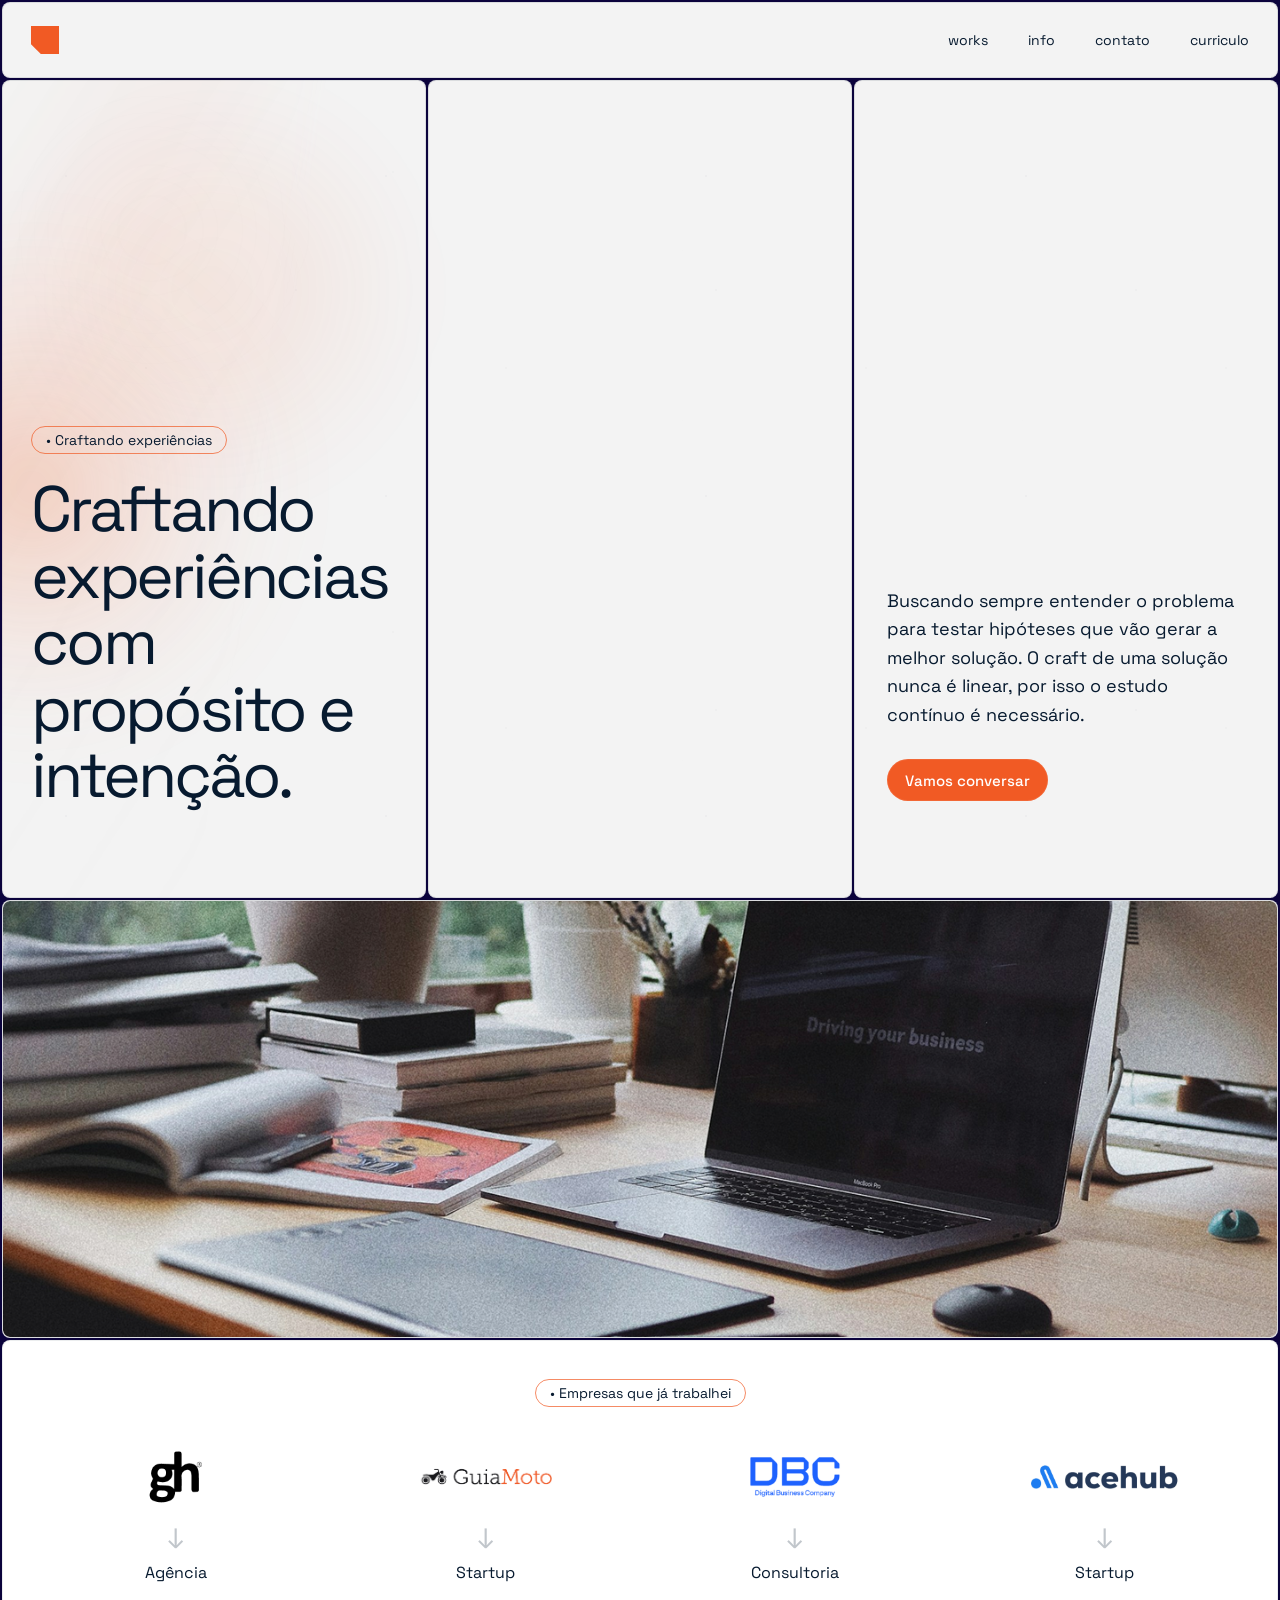
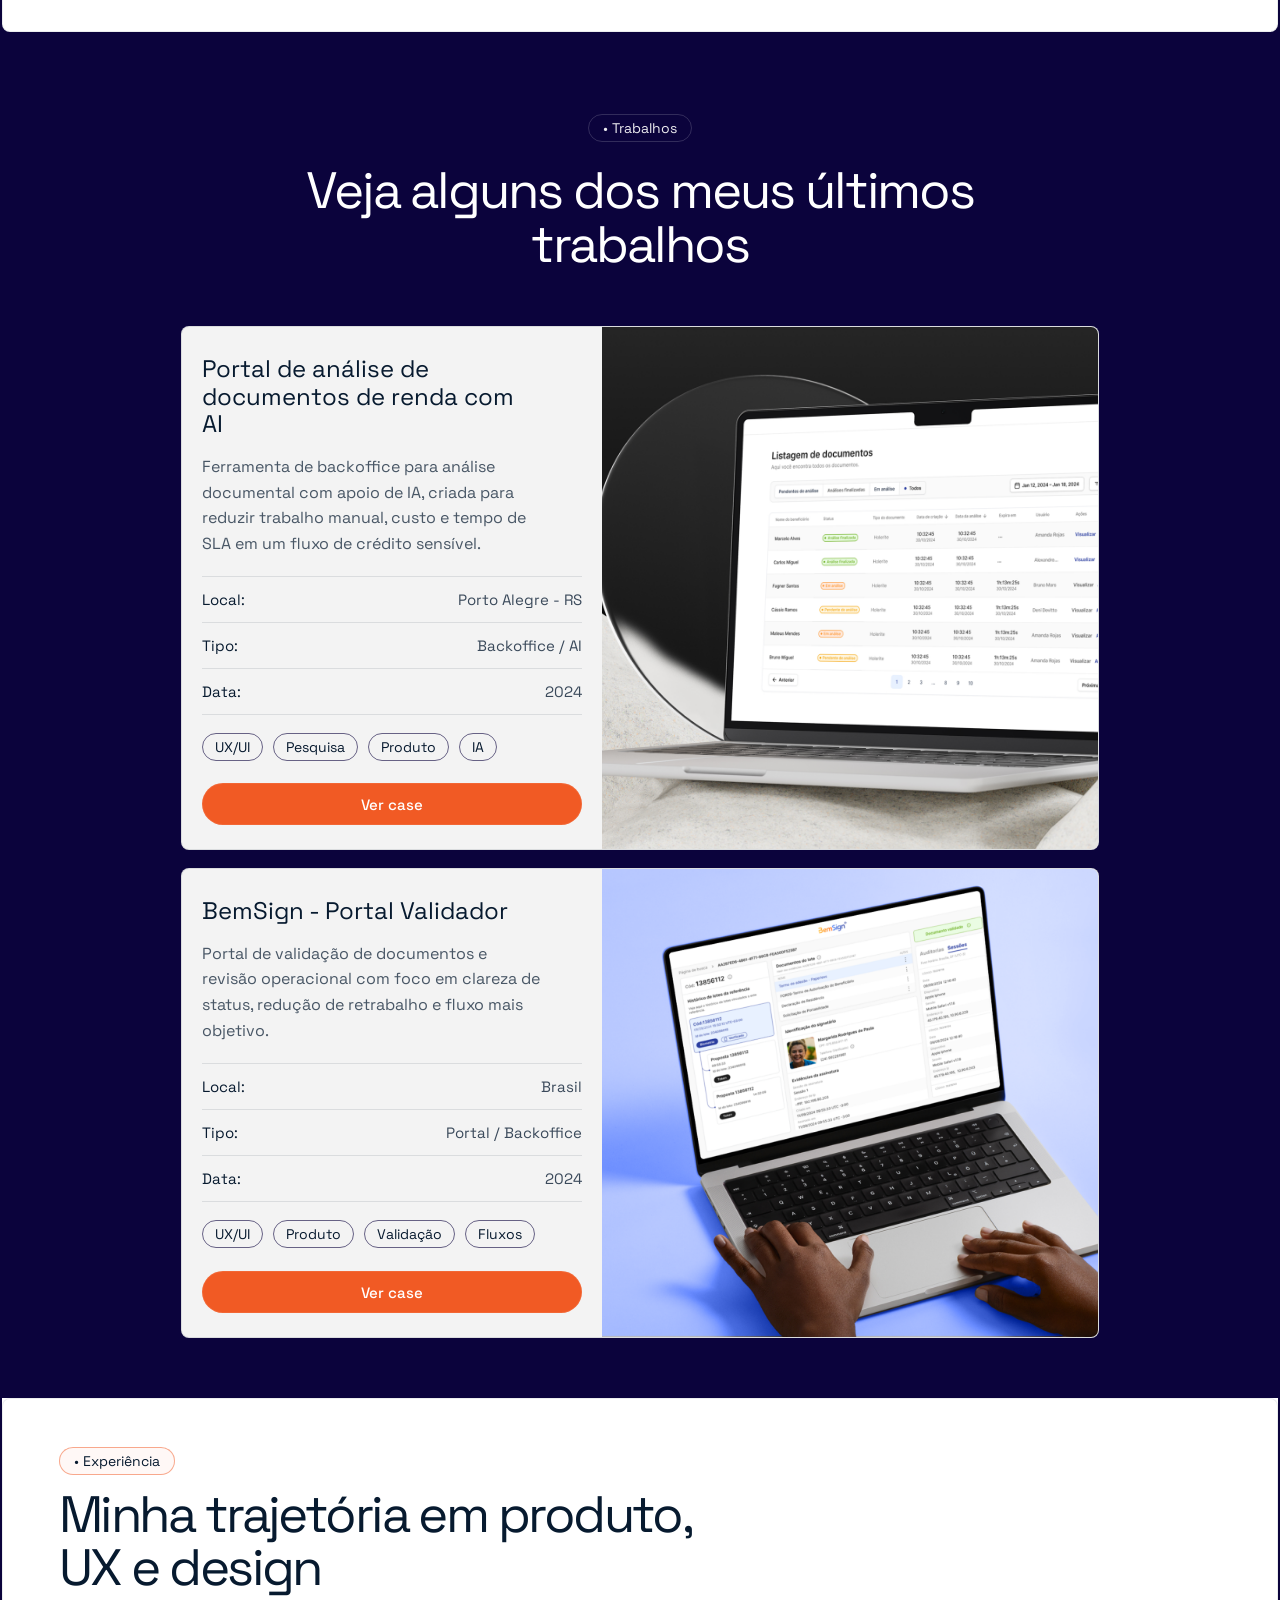
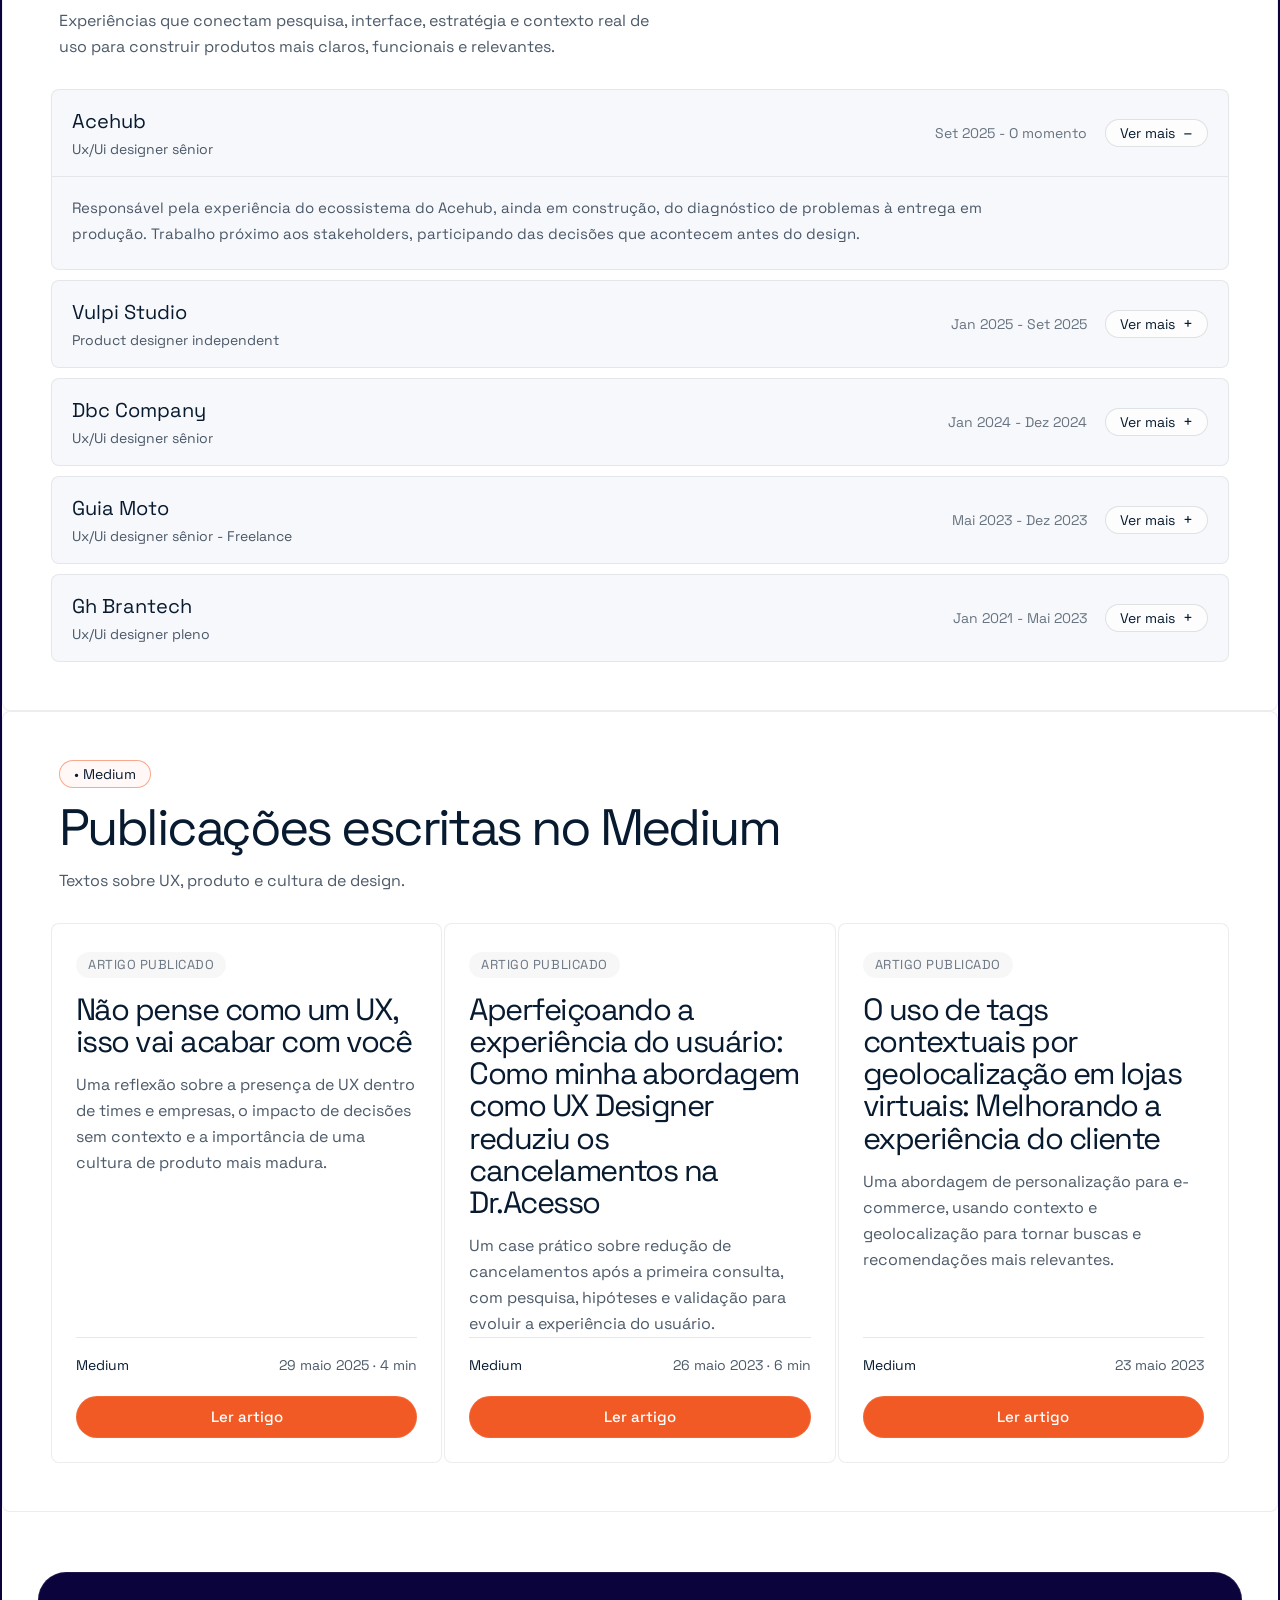
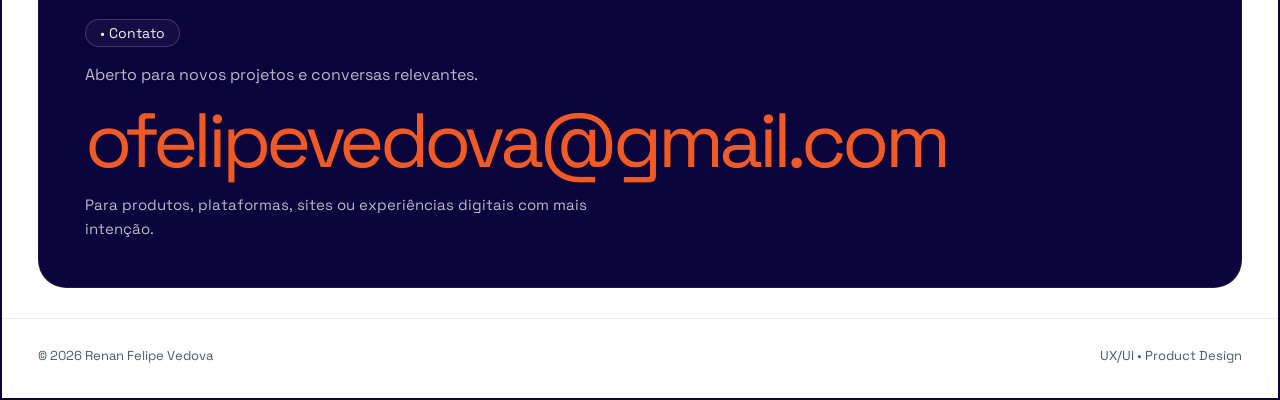
<file: index.html>
﻿<!DOCTYPE html>
<html lang="pt-BR">
<head>
  <meta charset="UTF-8" />
  <meta name="viewport" content="width=device-width, initial-scale=1.0" />
  <title>Renan F. Vedova - Portifólio</title>

  <link rel="preconnect" href="https://fonts.googleapis.com" />
  <link rel="preconnect" href="https://fonts.gstatic.com" crossorigin />
  <link rel="icon" type="image/png" href="./img/logo.png" />
  <link
    href="https://fonts.googleapis.com/css2?family=Space+Grotesk:wght@300;400;500;600;700&display=swap"
    rel="stylesheet"
  />

  <link rel="stylesheet" href="style.css" />
</head>
<body>
  <main class="page-shell">
    <!-- HERO -->
    <section class="hero-wrapper">
      <header class="topbar block">
        <div class="logo-mark" aria-label="Logo"></div>

        <nav class="menu">
          <a href="#works">works</a>
          <a href="#experience">info</a>
          <a href="#contato">contato</a>
          <a
            href="./img/Renan%20F.%20Vedova%20-%20Curr%C3%ADculo.pdf"
            target="_blank"
            rel="noopener noreferrer"
          >
            curriculo
          </a>
        </nav>
      </header>

      <section class="hero-grid">
        <div class="hero-global-animation" aria-hidden="true">
          <div class="hero-grid-lines"></div>
          <div class="hero-orb"></div>
          <div class="hero-glow glow-1"></div>
          <div class="hero-glow glow-2"></div>
          <div class="hero-sweep"></div>
          <div class="hero-dots"></div>
        </div>

        <div class="hero-column block hero-left">
          <div class="content">
            <span class="tag">• Craftando experiências</span>

            <h1>
              Craftando experiências com propósito e intenção.
            </h1>
          </div>
        </div>

        <div class="hero-column block hero-center">
          <!-- espaço livre para imagem, vídeo, composição ou elemento visual -->
        </div>

        <div class="hero-column block hero-right">
          <div class="content right">
            <p>
              Buscando sempre entender o problema para testar hipóteses que vão
              gerar a melhor solução. O craft de uma solução nunca é linear,
              por isso o estudo contínuo é necessário.
            </p>

            <a href="#contato" class="cta">Vamos conversar</a>
          </div>
        </div>
      </section>
    </section>

    <!-- IMAGEM -->
    <section class="image-section">
      <div class="image-block block">
        <img src="./img/banner.png" alt="Imagem destaque do projeto" decoding="async" />
      </div>
    </section>

    <!-- EMPRESAS -->
    <section class="companies-section" id="info">
      <div class="companies-card block">
        <div class="companies-head">
          <span class="tag">• Empresas que já trabalhei</span>
        </div>

        <div class="companies-grid">
          <article class="company-item">
            <div class="company-logo company-logo-text">
              <img src="./img/gh.png" alt="logo da empresa Gh Brantech" loading="lazy" decoding="async">
            </div>
            <span class="company-arrow">↓</span>
            <p>Agência</p>
          </article>

          <article class="company-item">
            <div class="company-logo company-logo-text guia">
              <img src="./img/guiamoto.png" alt="logo da startup GuiaMoto" loading="lazy" decoding="async">
            </div>
            <span class="company-arrow">↓</span>
            <p>Startup</p>
          </article>

          <article class="company-item">
            <div class="company-logo company-logo-text dbc">
              <img src="./img/dbc.png" alt="logo da empresa DBC Company" loading="lazy" decoding="async">
            </div>
            <span class="company-arrow">↓</span>
            <p>Consultoria</p>
          </article>

          <article class="company-item">
            <div class="company-logo company-logo-text ace">
              <img src="./img/acehub.png" alt="logo da startup Acehub" loading="lazy" decoding="async">
            </div>
            <span class="company-arrow">↓</span>
            <p>Startup</p>
          </article>
        </div>
      </div>
    </section>

    <!-- PROJETOS -->
    <section class="projects-section" id="works">
      <div class="projects-header">
        <span class="tag tag-dark">• Trabalhos</span>
        <h2>Veja alguns dos meus últimos trabalhos</h2>
      </div>

      <div class="projects-grid">
        <article class="project-card block">
          <div class="project-info">
            <h3>Portal de análise de documentos de renda com AI</h3>

            <p class="project-description">
              Ferramenta de backoffice para análise documental com apoio de IA,
              criada para reduzir trabalho manual, custo e tempo de SLA em um
              fluxo de crédito sensível.
            </p>

            <div class="project-meta">
              <div class="meta-row">
                <span>Local:</span>
                <strong>Porto Alegre - RS</strong>
              </div>

              <div class="meta-row">
                <span>Tipo:</span>
                <strong>Backoffice / AI</strong>
              </div>

              <div class="meta-row">
                <span>Data:</span>
                <strong>2024</strong>
              </div>
            </div>

            <div class="project-tags">
              <span>UX/UI</span>
              <span>Pesquisa</span>
              <span>Produto</span>
              <span>IA</span>
            </div>

            <a href="./portal-analise-documentos.html" class="cta">Ver case</a>
          </div>

          <a href="./portal-analise-documentos.html" class="project-preview">
            <img
              src="./img/case-capa-IA.png"
              alt="Capa do case de análise de documentos de renda"
              loading="lazy"
              decoding="async"
            />
          </a>
        </article>
        <article class="project-card block">
          <div class="project-info">
            <h3>BemSign - Portal Validador</h3>

            <p class="project-description">
              Portal de validação de documentos e revisão operacional com foco
              em clareza de status, redução de retrabalho e fluxo mais objetivo.
            </p>

            <div class="project-meta">
              <div class="meta-row">
                <span>Local:</span>
                <strong>Brasil</strong>
              </div>

              <div class="meta-row">
                <span>Tipo:</span>
                <strong>Portal / Backoffice</strong>
              </div>

              <div class="meta-row">
                <span>Data:</span>
                <strong>2024</strong>
              </div>
            </div>

            <div class="project-tags">
              <span>UX/UI</span>
              <span>Produto</span>
              <span>Validação</span>
              <span>Fluxos</span>
            </div>

            <a href="./case-bemsign.html" class="cta">Ver case</a>
          </div>

          <a href="./case-bemsign.html" class="project-preview">
            <img
              src="./case-validador/capa.png"
              alt="Capa do case BemSign - Portal Validador"
              loading="lazy"
              decoding="async"
            />
          </a>
        </article>
      </div>
    </section>

    <!-- EXPERIÊNCIA -->
    <div class="experience-section" id="experience" role="region" aria-labelledby="experience-title">
      <div class="experience-shell">
        <div class="experience-header">
          <span class="tag experience-tag">• Experiência</span>
          <h2 id="experience-title">Minha trajetória em produto,<br /> UX e design</h2>
          <p>
            Experiências que conectam pesquisa, interface, estratégia e contexto
            real de uso para construir produtos mais claros, funcionais e relevantes.
          </p>
        </div>

        <div class="experience-list">
          <details class="experience-item" open>
            <summary>
              <div class="experience-main">
                <h3>Acehub</h3>
                <span>Ux/Ui designer sênior</span>
              </div>

              <div class="experience-side">
                <span class="experience-period">Set 2025 - O momento</span>
                <span class="experience-toggle">Ver mais</span>
              </div>
            </summary>

            <div class="experience-content-grid">
              <div class="experience-content-inner">
                <p>
                  Responsável pela experiência do ecossistema do Acehub, ainda em
                  construção, do diagnóstico de problemas à entrega em produção.
                  Trabalho próximo aos stakeholders, participando das decisões que
                  acontecem antes do design.
                </p>
              </div>
            </div>
          </details>

          <details class="experience-item">
            <summary>
              <div class="experience-main">
                <h3>Vulpi Studio</h3>
                <span>Product designer independent</span>
              </div>

              <div class="experience-side">
                <span class="experience-period">Jan 2025 - Set 2025</span>
                <span class="experience-toggle">Ver mais</span>
              </div>
            </summary>

            <div class="experience-content-grid">
              <div class="experience-content-inner">
                <p>
                  Responsável por descobrir novos produtos, mapear jornadas,
                  melhorar a experiência de produtos SaaS, ERP, aplicativos e sites.
                </p>
              </div>
            </div>
          </details>

          <details class="experience-item">
            <summary>
              <div class="experience-main">
                <h3>Dbc Company</h3>
                <span>Ux/Ui designer sênior</span>
              </div>

              <div class="experience-side">
                <span class="experience-period">Jan 2024 - Dez 2024</span>
                <span class="experience-toggle">Ver mais</span>
              </div>
            </summary>

            <div class="experience-content-grid">
              <div class="experience-content-inner">
                <p>
                  Atuei no desenvolvimento de produtos digitais voltados para
                  contextos administrativos e operacionais, incluindo um portal de
                  análise de documentos com uso de inteligência artificial, uma
                  plataforma de assinaturas eletrônicas com foco em acessibilidade
                  para idosos, e ferramentas internas para gestão de processos e
                  criação de lotes documentais.
                </p>

                <p>
                  Ao longo do período, conduzi pesquisas qualitativas e
                  quantitativas, sessões de shadowing com usuários finais, além de
                  dinâmicas colaborativas com stakeholders, tanto em etapas de
                  discovery quanto em ciclos mais curtos.
                </p>

                <ul>
                  <li>Redução de até 40% no SLA de análise em alguns fluxos operacionais;</li>
                  <li>Queda significativa nos custos operacionais em determinados produtos;</li>
                  <li>Melhoria perceptível na satisfação dos usuários e clareza na jornada dos operadores;</li>
                  <li>Reestruturação de telas e lógicas que aumentaram a eficiência dos peritos na análise documental, antes limitada por informações dispersas e processos confusos.</li>
                </ul>

                <p>
                  Minha atuação envolveu desde a imersão no contexto até a
                  prototipação e validação de soluções, sempre com foco na
                  simplificação de jornadas, clareza das informações e redução de
                  esforço cognitivo para os diferentes perfis de usuário.
                </p>
              </div>
            </div>
          </details>

          <details class="experience-item">
            <summary>
              <div class="experience-main">
                <h3>Guia Moto</h3>
                <span>Ux/Ui designer sênior - Freelance</span>
              </div>

              <div class="experience-side">
                <span class="experience-period">Mai 2023 - Dez 2023</span>
                <span class="experience-toggle">Ver mais</span>
              </div>
            </summary>

            <div class="experience-content-grid">
              <div class="experience-content-inner">
                <p>
                  Atuei no desenvolvimento do MVP de um aplicativo voltado para
                  motociclistas interessados em explorar roteiros de viagem, seja
                  em grupo ou de forma individual. O app oferecia sugestões de
                  trajetos baseadas na localização do condutor, destacando pontos
                  de interesse como parques, restaurantes e atrações turísticas,
                  além de incluir uma comunidade integrada para que os usuários
                  compartilhassem experiências e interagissem com outros viajantes.
                </p>

                <ul>
                  <li>Mapeamento e melhoria das jornadas de uso, considerando diferentes perfis de motociclistas;</li>
                  <li>Condução de pesquisas com usuários e testes de usabilidade para validar hipóteses de valor;</li>
                  <li>Participação ativa em brainstorms estratégicos com foco em monetização, engajamento e redução de custos operacionais;</li>
                  <li>Criação de fluxos e wireframes otimizados para mobile-first, com foco em escalabilidade e clareza desde as primeiras interações.</li>
                </ul>

                <p>
                  Esse projeto teve como foco principal a entrega de um MVP
                  funcional, com base em decisões sustentadas por dados
                  qualitativos e alinhamento contínuo com o time de stakeholders.
                </p>
              </div>
            </div>
          </details>

          <details class="experience-item">
            <summary>
              <div class="experience-main">
                <h3>Gh Brantech</h3>
                <span>Ux/Ui designer pleno</span>
              </div>

              <div class="experience-side">
                <span class="experience-period">Jan 2021 - Mai 2023</span>
                <span class="experience-toggle">Ver mais</span>
              </div>
            </summary>

            <div class="experience-content-grid">
              <div class="experience-content-inner">
                <p>
                  Participei do desenvolvimento da Plataforma Edusfera, uma solução
                  educacional da Santillana voltada para o Ensino Médio, que visa
                  oferecer uma experiência de aprendizagem dinâmica, personalizada
                  e alinhada às diretrizes do novo currículo nacional. A plataforma
                  integra conteúdos multimodais, itinerários formativos e recursos
                  interativos, adaptando-se às necessidades de escolas, professores
                  e estudantes.
                </p>

                <ul>
                  <li>Mapeamento de jornadas de usuários, considerando os diferentes perfis de estudantes e educadores;</li>
                  <li>Condução de pesquisas qualitativas e quantitativas para identificar necessidades e oportunidades de melhoria;</li>
                  <li>Desenvolvimento de wireframes e protótipos interativos, com foco em usabilidade e acessibilidade;</li>
                  <li>Colaboração com equipes multidisciplinares para garantir a coerência entre os objetivos pedagógicos e as soluções tecnológicas implementadas;</li>
                  <li>Participação em sessões de brainstorming e workshops com stakeholders para alinhar estratégias e metas do projeto.</li>
                </ul>

                <p>
                  Este projeto me proporcionou uma compreensão mais profunda dos
                  desafios e oportunidades no setor educacional, além de reforçar a
                  importância de soluções centradas no usuário para promover uma
                  aprendizagem eficaz e significativa.
                </p>
              </div>
            </div>
          </details>
        </div>
      </div>
    </div>

    <!-- MEDIUM -->
    <section class="writing-section" id="writing" aria-labelledby="writing-title">
      <div class="writing-shell">
        <div class="writing-header">
          <span class="tag writing-tag">• Medium</span>
          <h2 id="writing-title">Publicações escritas no Medium</h2>
          <p>
            Textos sobre UX, produto e cultura de design. 
          </p>
        </div>

        <div class="writing-grid">
          <article class="writing-card block reveal">
            <div class="writing-card-body">
              <span class="writing-kicker">Artigo publicado</span>
              <h3>Não pense como um UX, isso vai acabar com você</h3>
              <p class="writing-description">
                Uma reflexão sobre a presença de UX dentro de times e empresas,
                o impacto de decisões sem contexto e a importância de uma
                cultura de produto mais madura.
              </p>

              <div class="writing-meta">
                <span>Medium</span>
                <strong>29 maio 2025 · 4 min</strong>
              </div>

              <a
                href="https://medium.com/%40felipevedova/n%C3%A3o-pense-como-um-ux-isso-vai-acabar-com-voc%C3%AA-4467a2446b51"
                class="cta"
                target="_blank"
                rel="noopener noreferrer"
              >
                Ler artigo
              </a>
            </div>
          </article>

          <article class="writing-card block reveal">
            <div class="writing-card-body">
              <span class="writing-kicker">Artigo publicado</span>
              <h3>
                Aperfeiçoando a experiência do usuário: Como minha abordagem como UX Designer reduziu os cancelamentos na Dr.Acesso
              </h3>
              <p class="writing-description">
                Um case prático sobre redução de cancelamentos após a primeira
                consulta, com pesquisa, hipóteses e validação para evoluir a
                experiência do usuário.
              </p>

              <div class="writing-meta">
                <span>Medium</span>
                <strong>26 maio 2023 · 6 min</strong>
              </div>

              <a
                href="https://medium.com/@felipevedova/aperfei%C3%A7oando-a-experi%C3%AAncia-do-usu%C3%A1rio-como-minha-abordagem-como-ux-designer-reduziu-os-cf5af68996a6"
                class="cta"
                target="_blank"
                rel="noopener noreferrer"
              >
                Ler artigo
              </a>
            </div>
          </article>

          <article class="writing-card block reveal">
            <div class="writing-card-body">
              <span class="writing-kicker">Artigo publicado</span>
              <h3>
                O uso de tags contextuais por geolocalização em lojas virtuais: Melhorando a experiência do cliente
              </h3>
              <p class="writing-description">
                Uma abordagem de personalização para e-commerce, usando contexto
                e geolocalização para tornar buscas e recomendações mais
                relevantes.
              </p>

              <div class="writing-meta">
                <span>Medium</span>
                <strong>23 maio 2023</strong>
              </div>

              <a
                href="https://medium.com/@felipevedova/o-uso-de-tags-contextuais-por-geolocaliza%C3%A7%C3%A3o-em-lojas-virtuais-melhorando-a-experi%C3%AAncia-do-cliente-025a1a0081d8"
                class="cta"
                target="_blank"
                rel="noopener noreferrer"
              >
                Ler artigo
              </a>
            </div>
          </article>
        </div>
      </div>
    </section>

    <!-- CONTATO -->
    <section class="contact-section" id="contato">
      <div class="contact-card">
        <span class="tag">• Contato</span>
        <p class="contact-kicker">Aberto para novos projetos e conversas relevantes.</p>
        <a class="contact-mail" href="mailto:ofelipevedova@gmail.com">
          ofelipevedova@gmail.com
        </a>
        <p class="contact-note">
          Para produtos, plataformas, sites ou experiências digitais com mais intenção.
        </p>
      </div>
    </section>

    <!-- FOOTER -->
    <footer class="site-footer">
      <p>© 2026 Renan Felipe Vedova</p>
      <span>UX/UI • Product Design</span>
    </footer>
  </main>

  <script src="./site.js"></script>
</body>
</html>
</file>
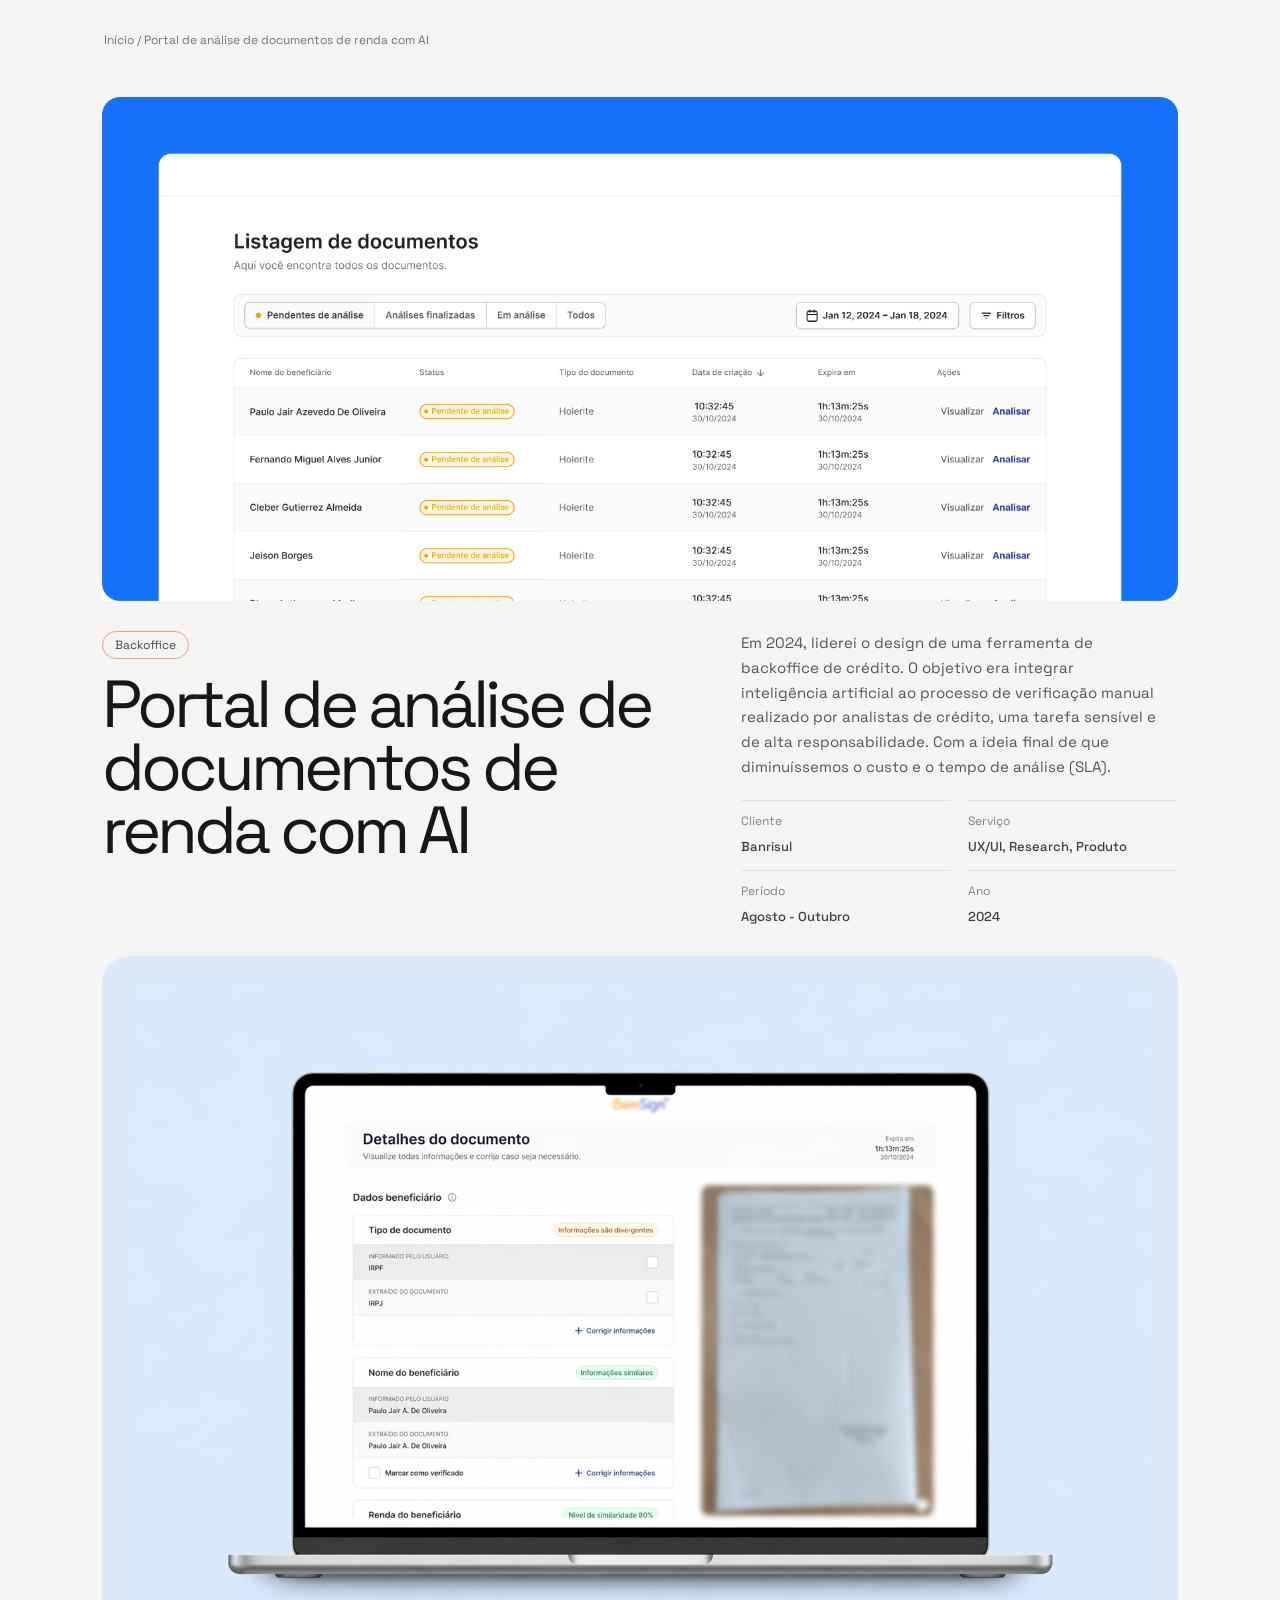
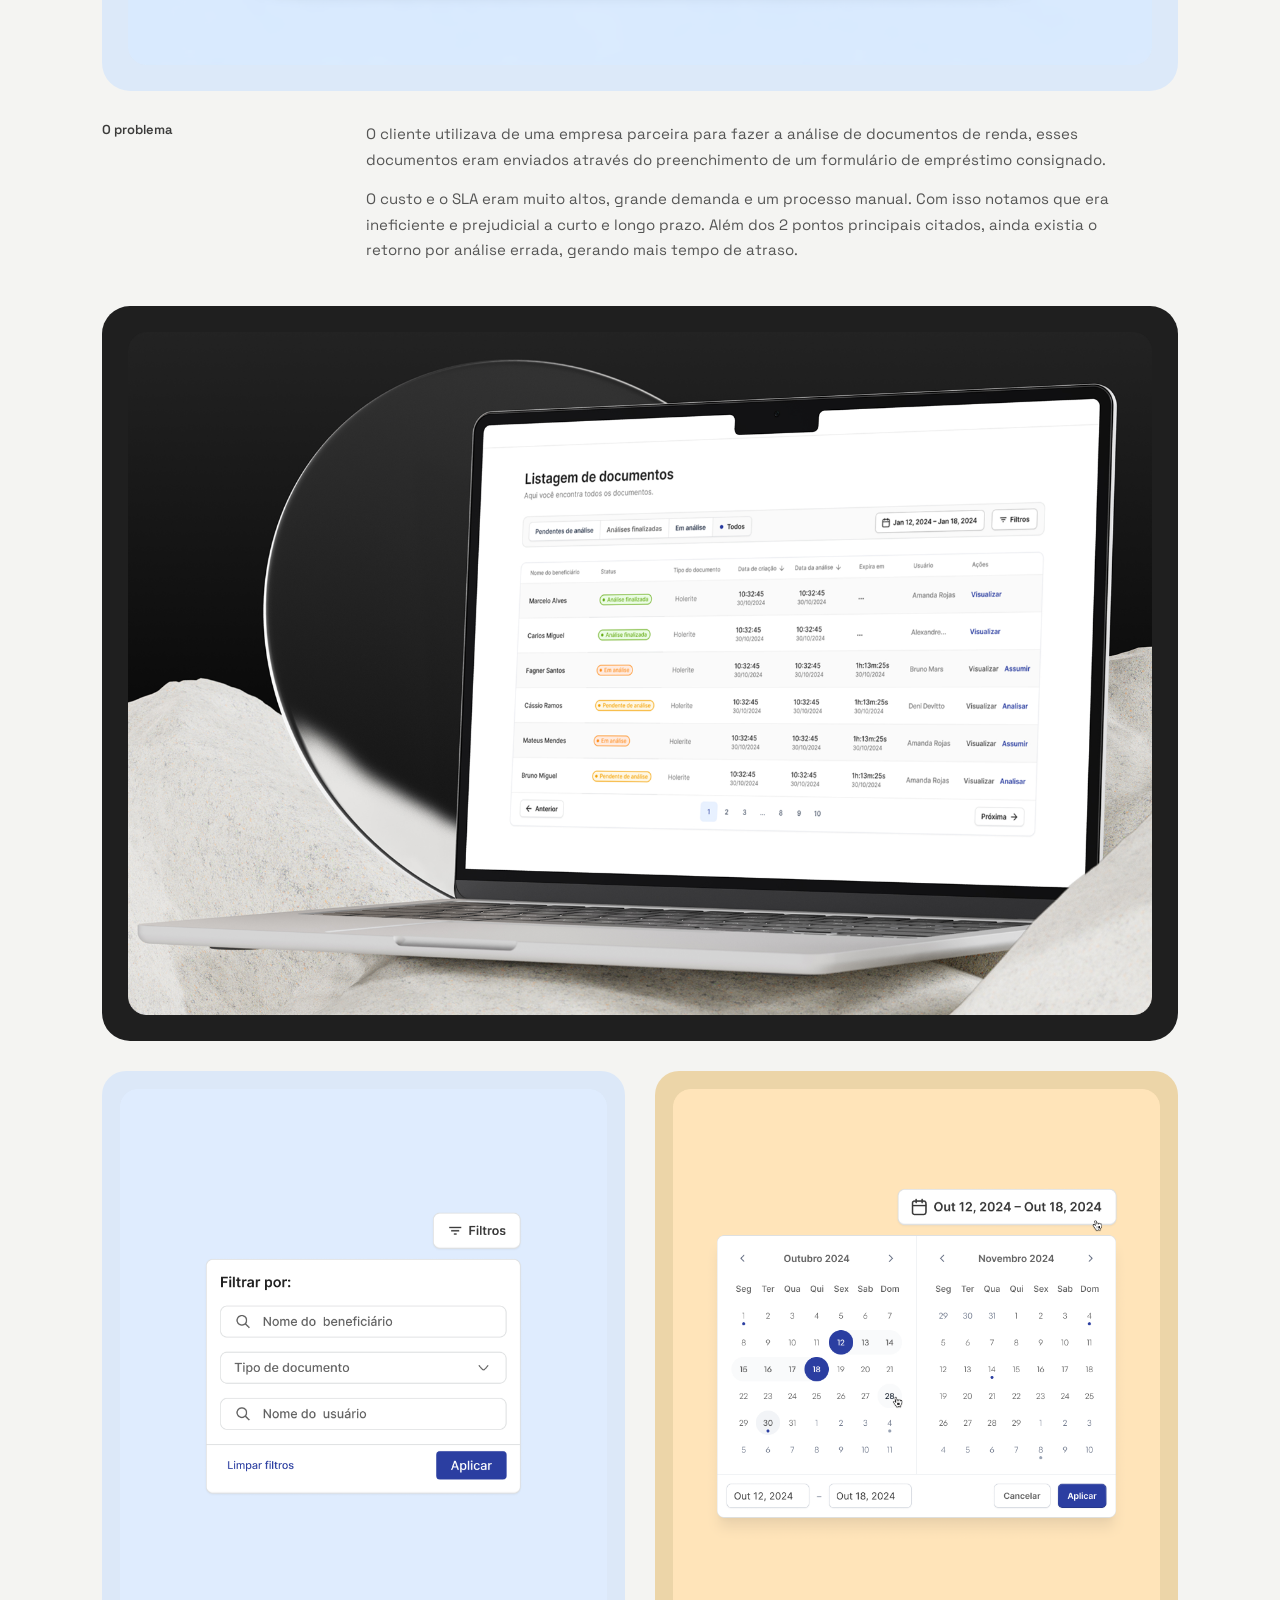
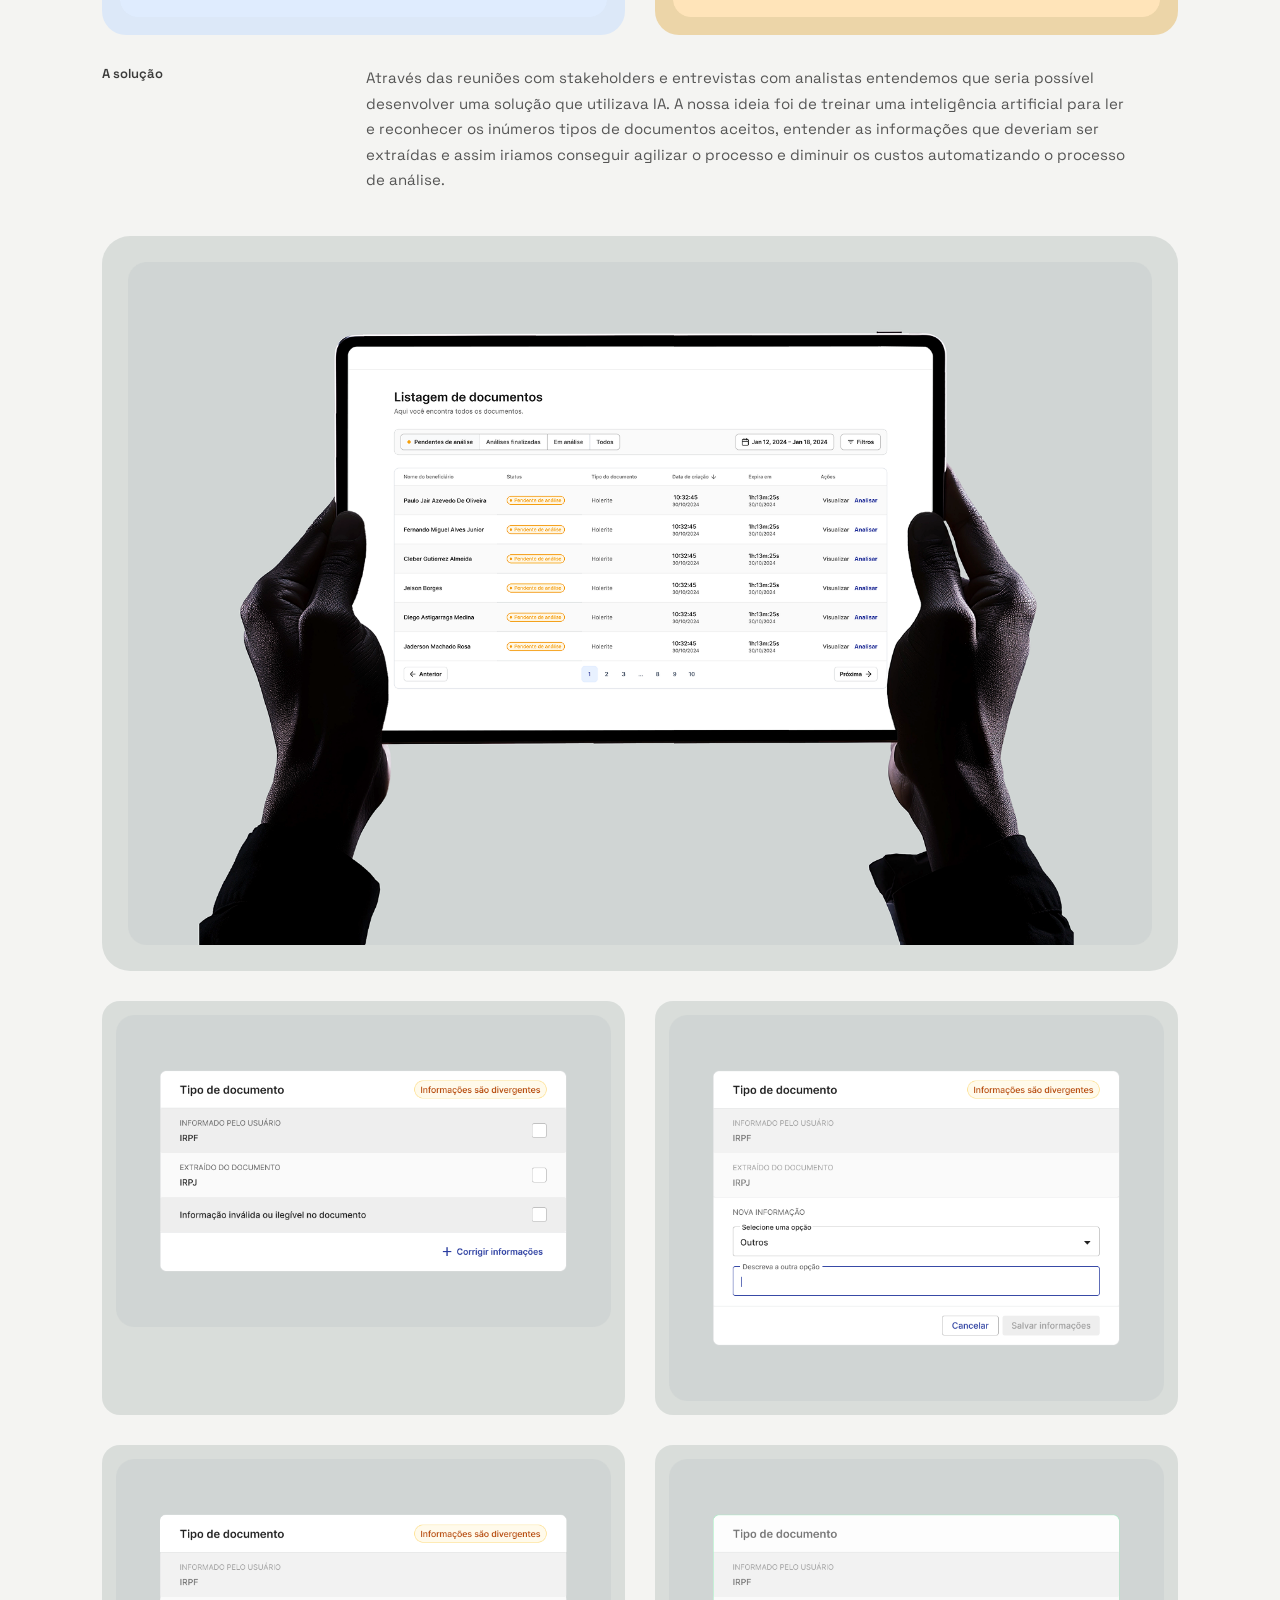
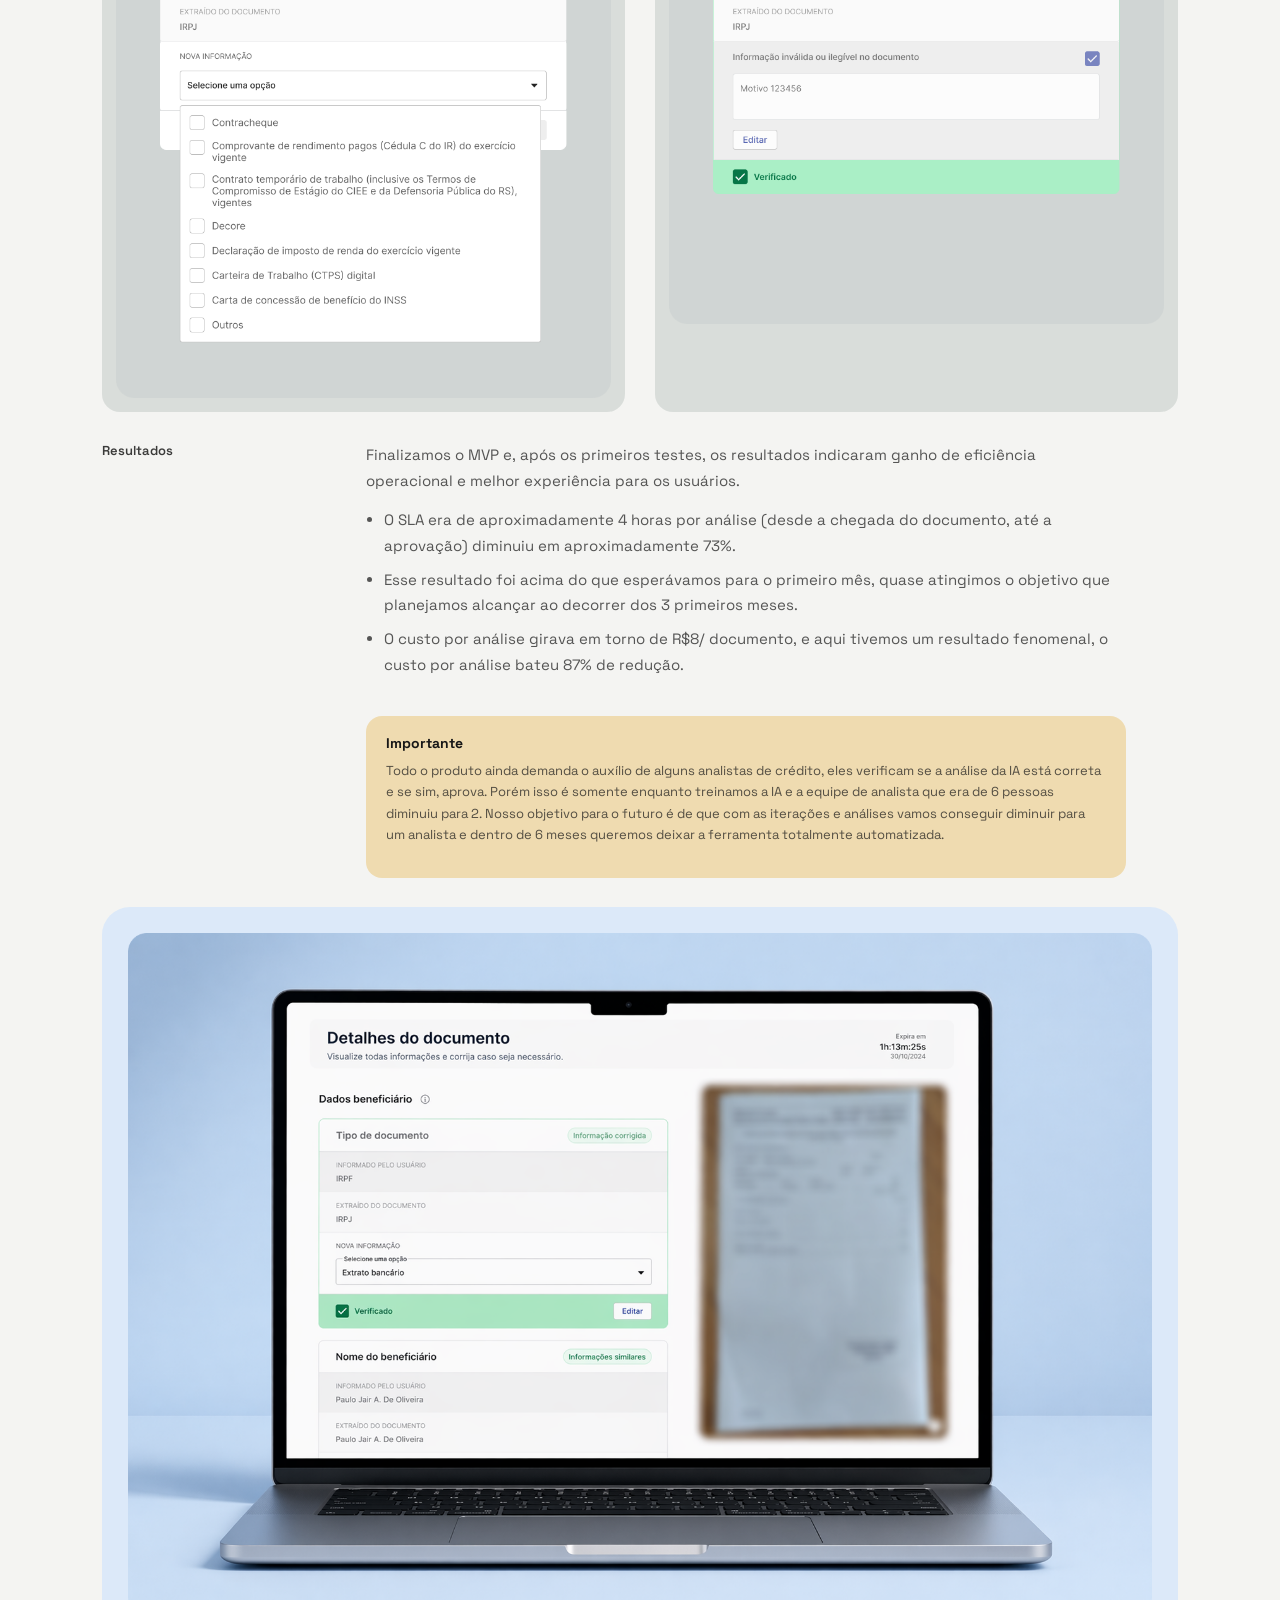
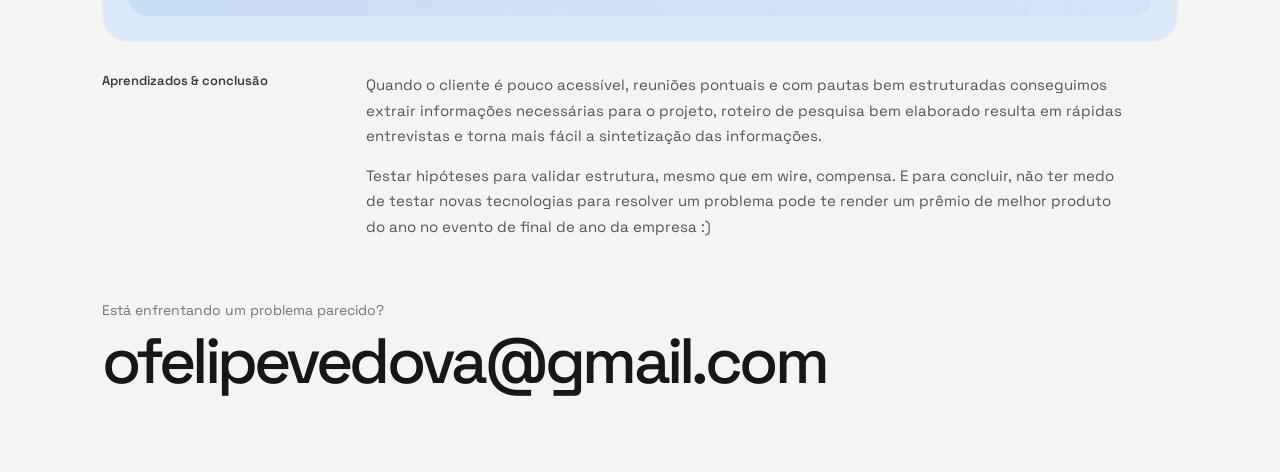
<file: case 1.html>
<!DOCTYPE html>
<html lang="pt-BR">
<head>
  <meta charset="UTF-8" />
  <meta name="viewport" content="width=device-width, initial-scale=1.0" />
  <title>Renan F. Vedova - Portifólio</title>

  <link rel="preconnect" href="https://fonts.googleapis.com" />
  <link rel="preconnect" href="https://fonts.gstatic.com" crossorigin />
  <link rel="icon" type="image/png" href="./img/logo.png" />
  <link
    href="https://fonts.googleapis.com/css2?family=Space+Grotesk:wght@300;400;500;600;700&display=swap"
    rel="stylesheet"
  />

  <link rel="stylesheet" href="case.css" />
</head>
<body>
  <main class="case-page">
    <header class="case-topbar">
      <a href="./index.html" class="breadcrumb">
        Início / Portal de análise de documentos de renda com AI
      </a>
    </header>

    <section class="case-hero section-space">
      <div class="hero-frame reveal">
        <img
          src="./img/case-hero-top.png"
          alt="Tela principal da listagem de documentos"
          fetchpriority="high"
          decoding="async"
          class="media-load"
        />
      </div>

      <div class="hero-copy-grid">
        <div class="hero-copy reveal">
          <span class="case-tag">Backoffice</span>
          <h1>
            Portal de análise de<br />
            documentos de<br />
            renda com AI
          </h1>
        </div>

        <div class="hero-description reveal">
          <p>
            Em 2024, liderei o design de uma ferramenta de backoffice de crédito. O objetivo era integrar inteligência artificial ao processo de verificação manual realizado por analistas de crédito, uma tarefa sensível e de alta responsabilidade. Com a ideia final de que diminuíssemos o custo e o tempo de análise (SLA).
          </p>

          <div class="hero-meta">
            <div class="meta-item">
              <span>Cliente</span>
              <strong>Banrisul</strong>
            </div>

            <div class="meta-item">
              <span>Serviço</span>
              <strong>UX/UI, Research, Produto</strong>
            </div>

            <div class="meta-item">
              <span>Período</span>
              <strong>Agosto - Outubro</strong>
            </div>

            <div class="meta-item">
              <span>Ano</span>
              <strong>2024</strong>
            </div>
          </div>
        </div>
      </div>
    </section>

    <section class="case-section section-space">
      <div class="image-block blue reveal">
        <img
          src="./img/case-laptop-01.png"
          alt="Tela de detalhes do documento em notebook"
          class="media-load"
        />
      </div>
    </section>

    <section class="case-section text-split section-space">
      <div class="section-label reveal">O problema</div>

      <div class="section-text reveal">
        <p>
          O cliente utilizava de uma empresa parceira para fazer a análise de documentos de renda, esses documentos eram enviados através do preenchimento de um formulário de empréstimo consignado.
        </p>

        <p>
          O custo e o SLA eram muito altos, grande demanda e um processo manual. Com isso notamos que era ineficiente e prejudicial a curto e longo prazo. Além dos 2 pontos principais citados, ainda existia o retorno por análise errada, gerando mais tempo de atraso.
        </p>
      </div>
    </section>

    <section class="case-section section-space">
      <div class="image-block dark reveal">
        <img
          src="./img/case-laptop-02.png"
          alt="Listagem de documentos em notebook com composição escura"
          class="media-load"
        />
      </div>
    </section>

    <section class="case-section dual-gallery section-space">
      <div class="gallery-card blue reveal">
        <img
          src="./img/case-filter.png"
          alt="Tela de filtros do sistema"
          class="media-load"
        />
      </div>

      <div class="gallery-card sand reveal">
        <img
          src="./img/case-calendar.png"
          alt="Tela de filtro de data do sistema"
          class="media-load"
        />
      </div>
    </section>

    <section class="case-section text-split section-space">
      <div class="section-label reveal">A solução</div>

      <div class="section-text reveal">
        <p>
          Através das reuniões com stakeholders e entrevistas com analistas entendemos que seria possível desenvolver uma solução que utilizava IA. A nossa ideia foi de treinar uma inteligência artificial para ler e reconhecer os inúmeros tipos de documentos aceitos, entender as informações que deveriam ser extraídas e assim iriamos conseguir agilizar o processo e diminuir os custos automatizando o processo de análise.
        </p>
      </div>
    </section>

    <section class="case-section section-space">
      <div class="image-block light-gray reveal">
        <img
          src="./img/case-tablet.png"
          alt="Sistema exibido em tablet"
          class="media-load"
        />
      </div>
    </section>

    <section class="case-section feature-grid section-space">
      <div class="feature-card reveal">
        <img
          src="./img/case-form-01.png"
          alt="Campo de upload e leitura automática"
          class="media-load"
        />
      </div>

      <div class="feature-card reveal">
        <img
          src="./img/case-form-02.png"
          alt="Validação automática de documento"
          class="media-load"
        />
      </div>

      <div class="feature-card reveal">
        <img
          src="./img/case-form-03.png"
          alt="Checklist automatizado"
          class="media-load"
        />
      </div>

      <div class="feature-card reveal">
        <img
          src="./img/case-form-04.png"
          alt="Feedback visual de aprovação"
          class="media-load"
        />
      </div>
    </section>

    <section class="case-section text-split section-space">
      <div class="section-label reveal">Resultados</div>

      <div class="section-text reveal">
        <p>
          Finalizamos o MVP e, após os primeiros testes, os resultados indicaram
          ganho de eficiência operacional e melhor experiência para os usuários.
        </p>

        <ul class="results-list">
          <li>
            O SLA era de aproximadamente 4 horas por análise (desde a chegada do documento, até a aprovação) diminuiu em aproximadamente 73%.
          </li>
          <li>
            Esse resultado foi acima do que esperávamos para o primeiro mês, quase
      atingimos o objetivo que planejamos alcançar ao decorrer dos 3 primeiros             
      meses.
          </li>
          <li>
            O custo por análise girava em torno de R$8/ documento, e aqui tivemos um resultado fenomenal, o custo por análise bateu 87% de redução.
          </li>
        </ul>
      </div>
    </section>

    <section class="case-section text-split section-space highlight-row">
      <div class="section-label highlight-spacer" aria-hidden="true"></div>

      <div class="section-text reveal">
        <div class="highlight-note">
          <strong>Importante</strong>
          <p>
            Todo o produto ainda demanda o auxílio de alguns analistas de crédito, eles verificam se a análise da IA está correta e se sim, aprova. Porém isso é somente enquanto treinamos a IA e a equipe de analista que era de 6 pessoas diminuiu para 2. Nosso objetivo para o futuro é de que com as iterações e análises vamos conseguir diminuir para um analista e dentro de 6 meses queremos deixar a ferramenta totalmente automatizada.
          </p>
        </div>
      </div>
    </section>

    <section class="case-section section-space">
      <div class="image-block blue reveal">
        <img
          src="./img/case-laptop-final.png"
          alt="Tela final de detalhes do documento"
          class="media-load"
        />
      </div>
    </section>

    <section class="case-section text-split section-space">
      <div class="section-label reveal">Aprendizados & conclusão</div>

      <div class="section-text reveal">
        <p>
          Quando o cliente é pouco acessível, reuniões pontuais e com pautas bem estruturadas conseguimos extrair informações necessárias para o projeto, roteiro de pesquisa bem elaborado resulta em rápidas entrevistas e torna mais fácil a sintetização das informações.
        </p>

        <p>
          Testar hipóteses para validar estrutura, mesmo que em wire, compensa. E para concluir, não ter medo de testar novas tecnologias para resolver um problema pode te render um prêmio de melhor produto do ano no evento de final de ano da empresa :)
        </p>
      </div>
    </section>

    <section class="case-cta section-space">
      <div class="cta-content reveal">
        <span class="cta-label">Está enfrentando um problema parecido?</span>
        <a href="mailto:ofelipevedova@gmail.com" class="cta-mail">
          ofelipevedova@gmail.com
        </a>
      </div>
    </section>
  </main>

  <script src="./site.js"></script>
</body>
</html>
</file>
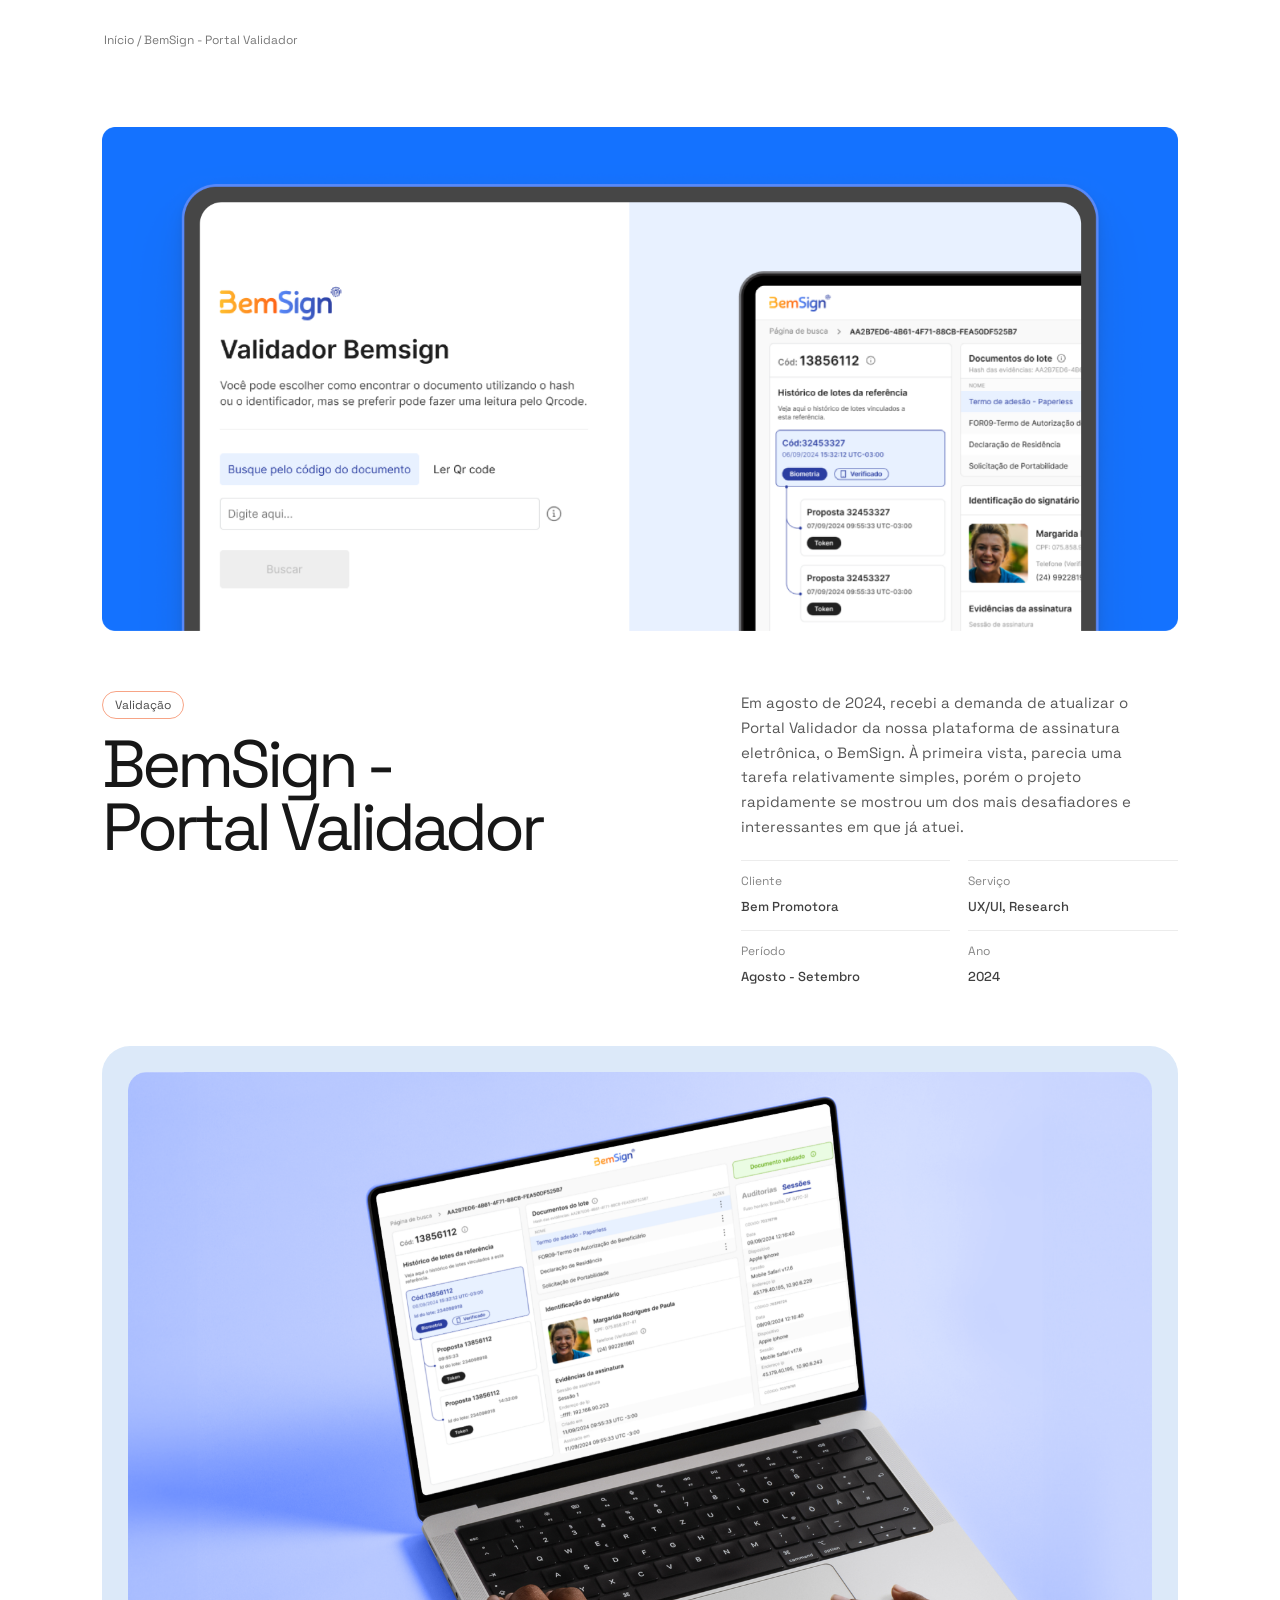
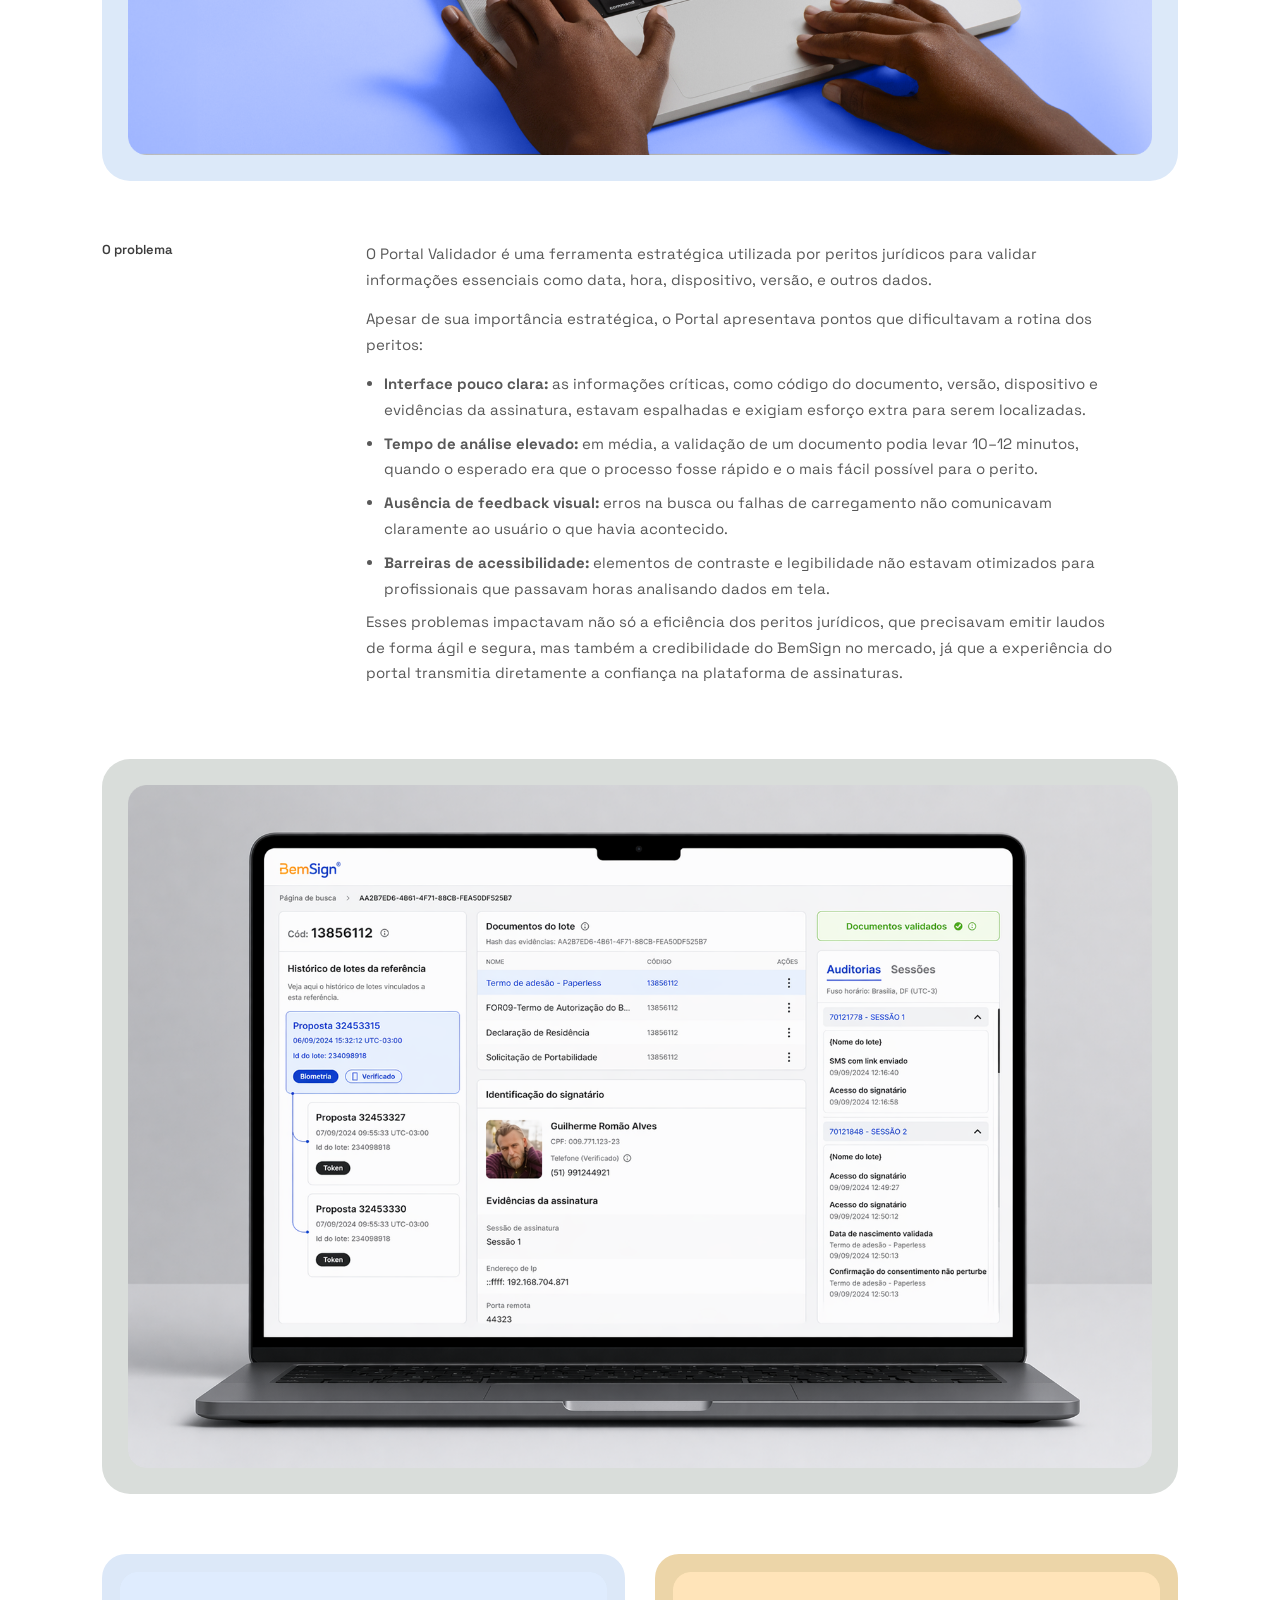
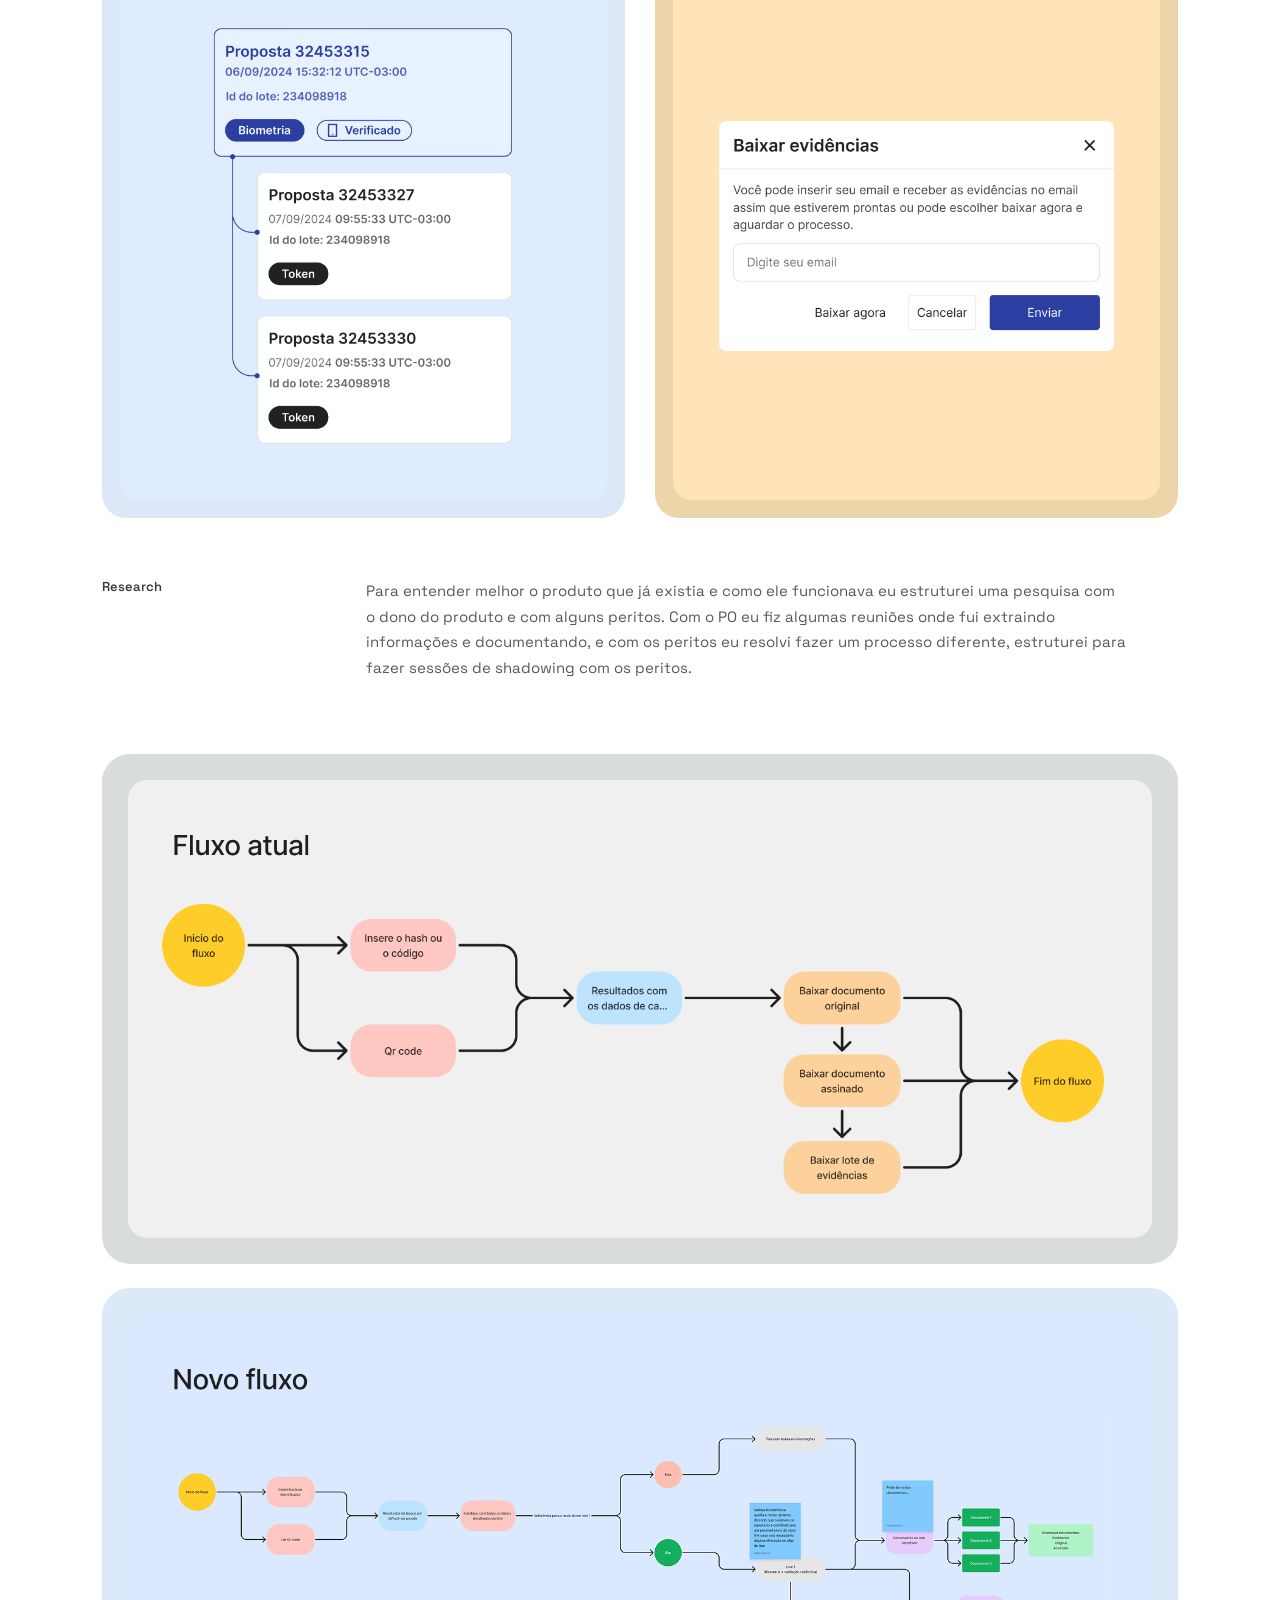
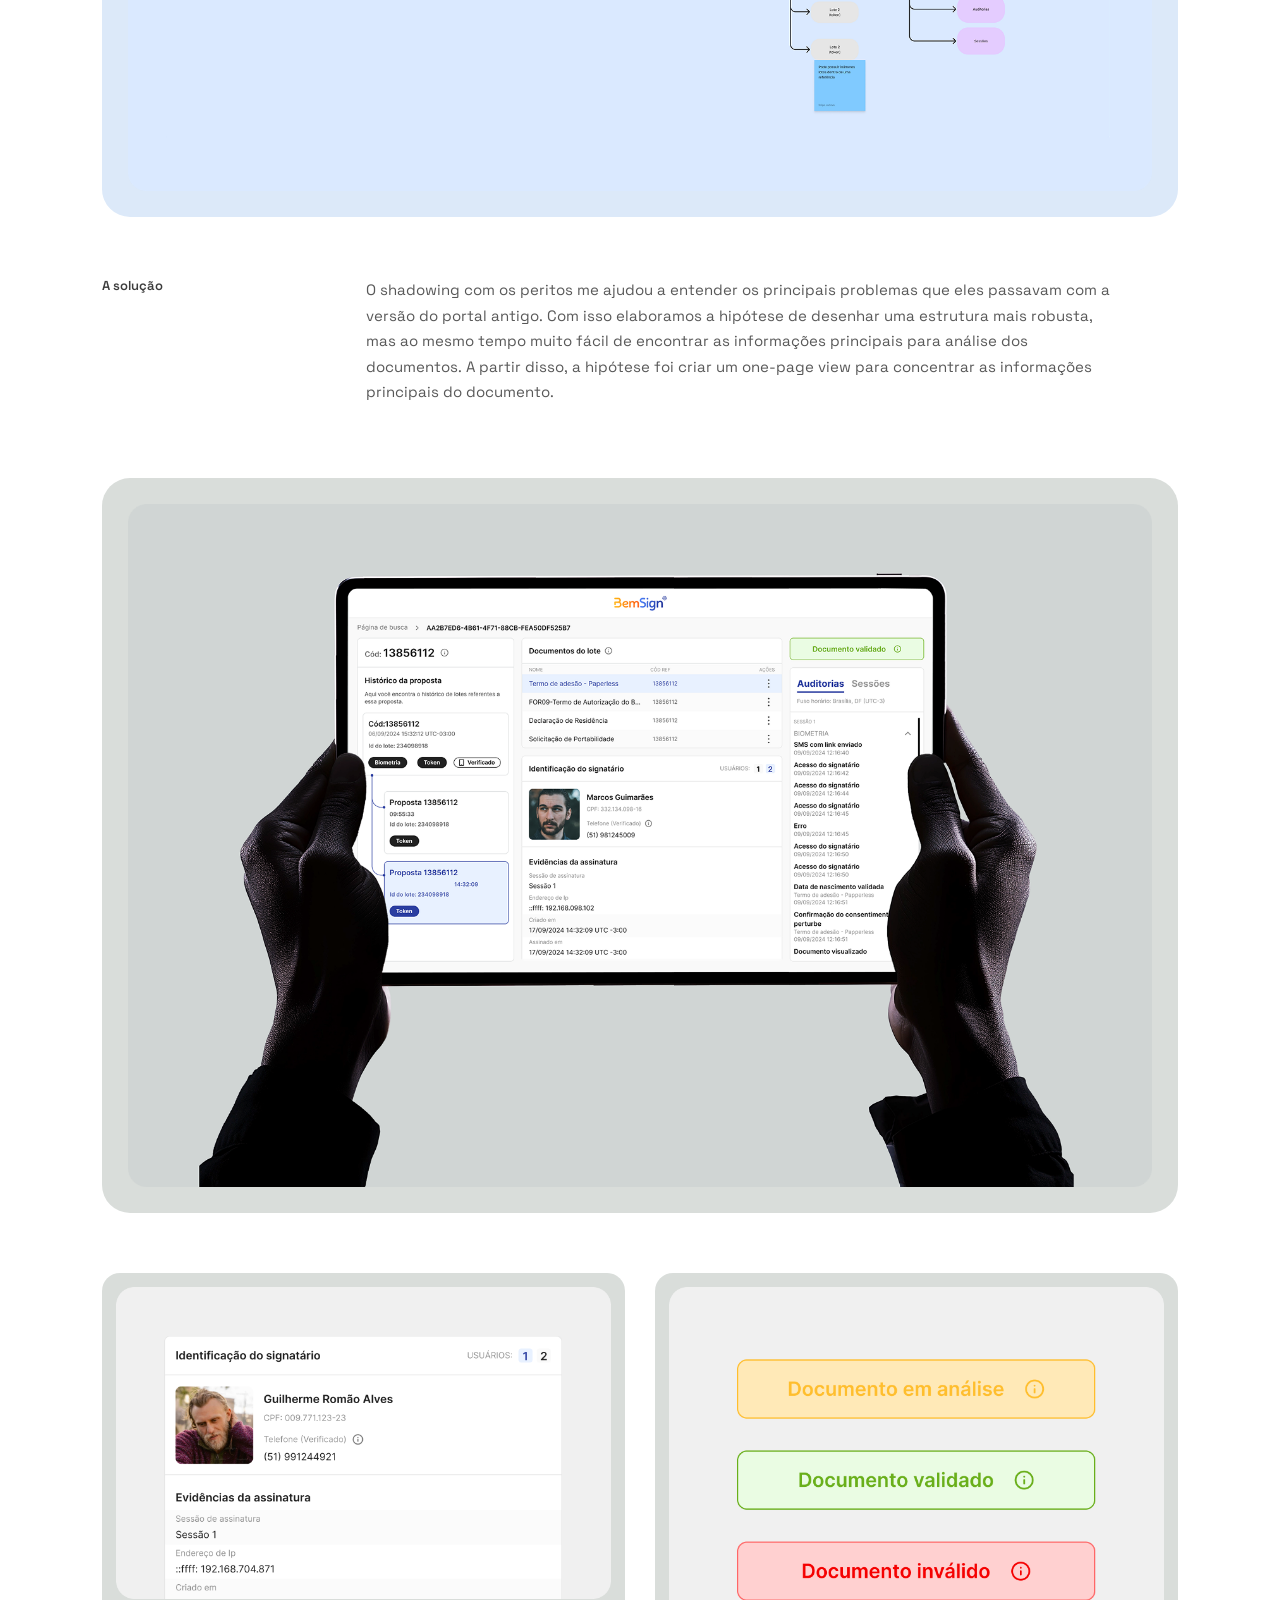
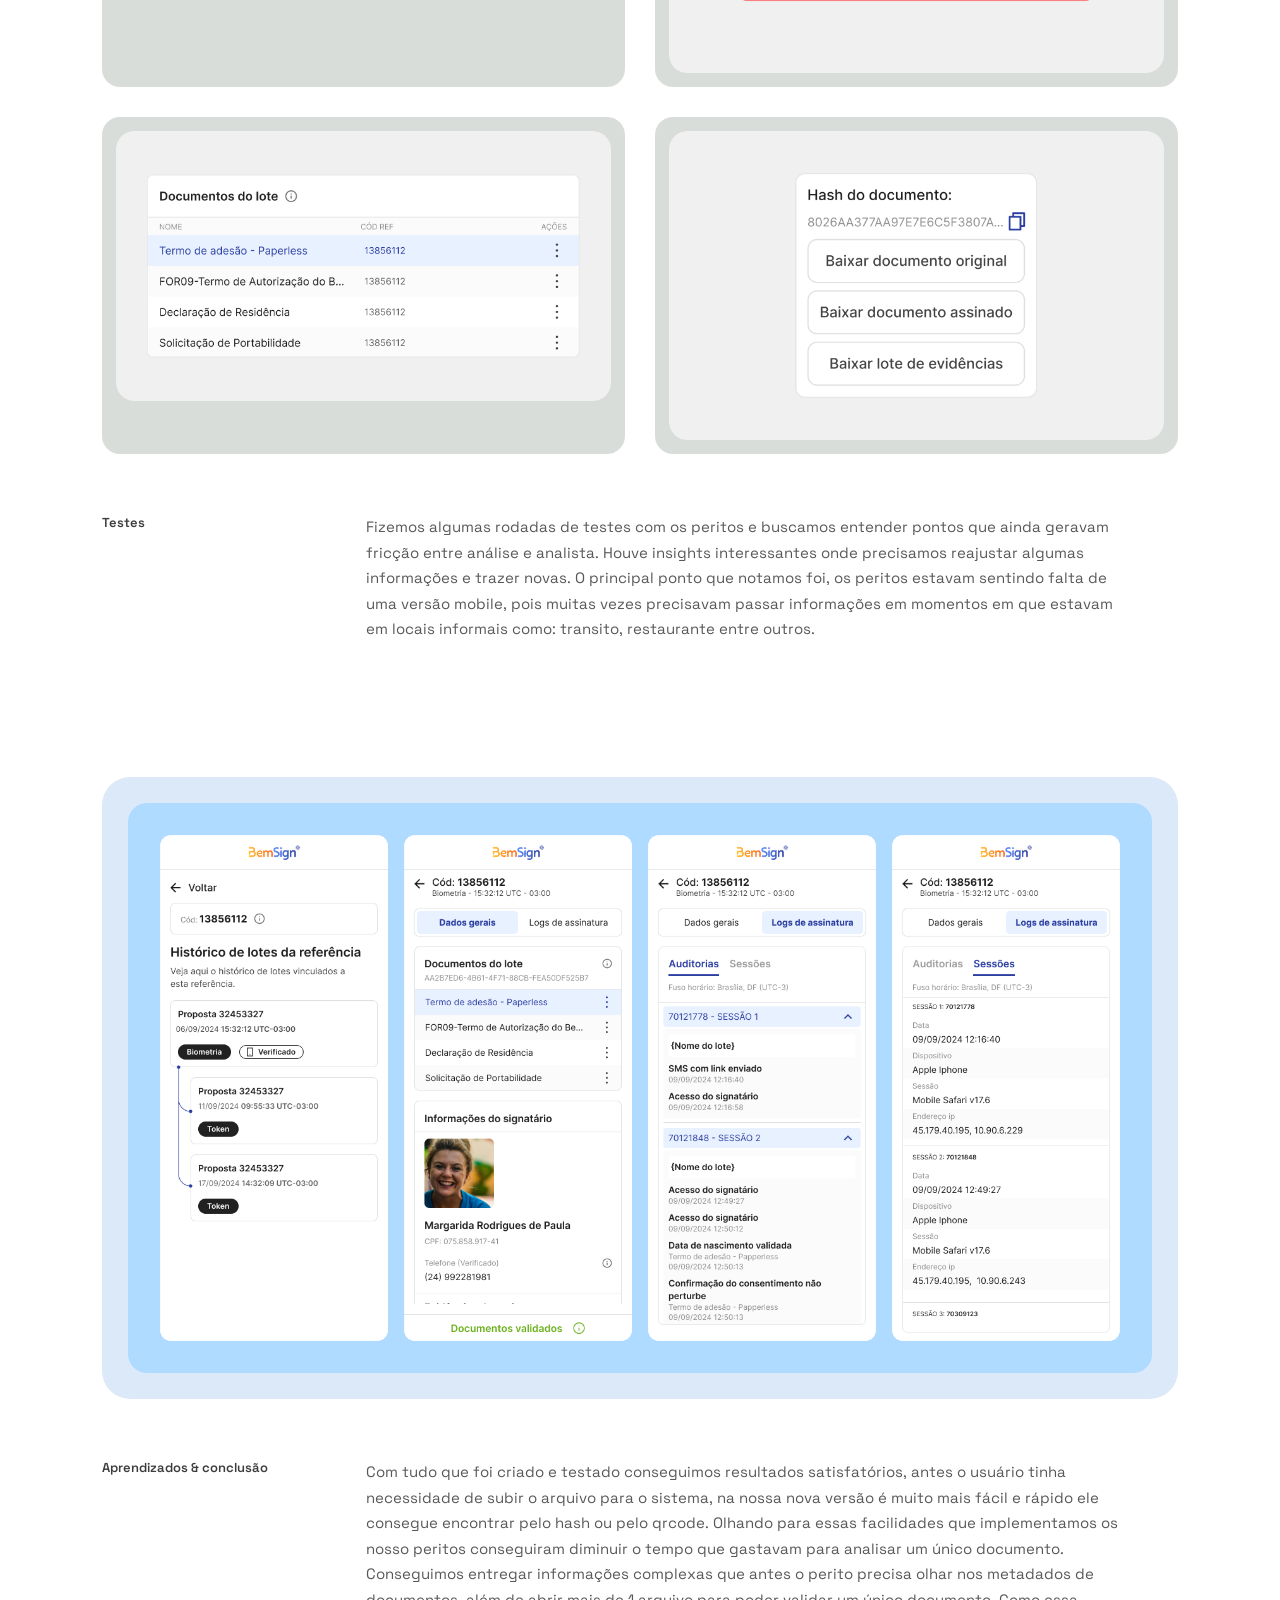
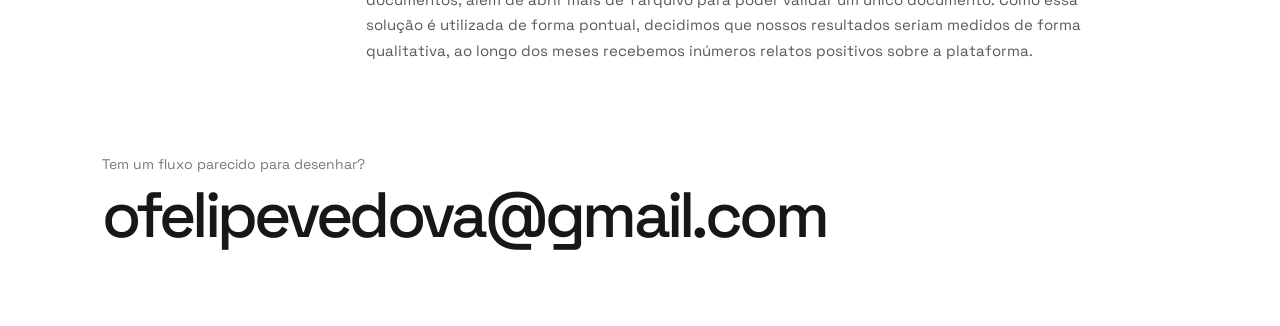
<file: case-bemsign.html>
﻿<!DOCTYPE html>
<html lang="pt-BR">
<head>
  <meta charset="UTF-8" />
  <meta name="viewport" content="width=device-width, initial-scale=1.0" />
  <title>Renan F. Vedova - Portifólio</title>

  <link rel="preconnect" href="https://fonts.googleapis.com" />
  <link rel="preconnect" href="https://fonts.gstatic.com" crossorigin />
  <link rel="icon" type="image/png" href="./img/logo.png" />
  <link
    href="https://fonts.googleapis.com/css2?family=Space+Grotesk:wght@300;400;500;600;700&display=swap"
    rel="stylesheet"
  />

  <link rel="stylesheet" href="case.css" />
</head>
<body class="case-bemsign-body">
  <main class="case-page case-bemsign-page">
    <header class="case-topbar">
      <a href="./index.html" class="breadcrumb">
        Início / BemSign - Portal Validador
      </a>
    </header>

    <section class="case-hero section-space">
      <div class="hero-frame reveal">
        <img
          src="./case-validador/01.png"
          alt="Tela principal do portal validador"
          fetchpriority="high"
          decoding="async"
          class="media-load"
        />
      </div>

      <div class="hero-copy-grid">
        <div class="hero-copy reveal">
          <span class="case-tag">Validação</span>
          <h1>
            BemSign -<br />
            Portal Validador
          </h1>
        </div>

        <div class="hero-description reveal">
          <p>
            Em agosto de 2024, recebi a demanda de atualizar o Portal Validador da nossa plataforma de assinatura eletrônica, o BemSign. À primeira vista, parecia uma tarefa relativamente simples, porém o projeto rapidamente se mostrou um dos mais desafiadores e interessantes em que já atuei.
          </p>

          <div class="hero-meta">
            <div class="meta-item">
              <span>Cliente</span>
              <strong>Bem Promotora</strong>
            </div>

            <div class="meta-item">
              <span>Serviço</span>
              <strong>UX/UI, Research</strong>
            </div>

            <div class="meta-item">
              <span>Período</span>
              <strong>Agosto - Setembro</strong>
            </div>

            <div class="meta-item">
              <span>Ano</span>
              <strong>2024</strong>
            </div>
          </div>
        </div>
      </div>
    </section>

    <section class="case-section section-space">
      <div class="image-block blue reveal">
        <img
          src="./case-validador/02.png"
          alt="Listagem de validações em notebook"
          class="media-load"
        />
      </div>
    </section>

    <section class="case-section text-split section-space">
      <div class="section-label reveal">O problema</div>

      <div class="section-text reveal">
        <p>
          O Portal Validador é uma ferramenta estratégica utilizada por peritos jurídicos para validar informações essenciais como data, hora, dispositivo, versão, e outros dados.
        </p>

        <p>
          Apesar de sua importância estratégica, o Portal apresentava pontos que dificultavam a rotina dos peritos:
        </p>

        <ul class="results-list">
          <li>
            <strong>Interface pouco clara:</strong> as informações críticas, como código do documento, versão, dispositivo e evidências da assinatura, estavam espalhadas e exigiam esforço extra para serem localizadas.
          </li>
          <li>
            <strong>Tempo de análise elevado:</strong> em média, a validação de um documento podia levar 10–12 minutos, quando o esperado era que o processo fosse rápido e o mais fácil possível para o perito.
          </li>
          <li>
            <strong>Ausência de feedback visual:</strong> erros na busca ou falhas de carregamento não comunicavam claramente ao usuário o que havia acontecido.
          </li>
          <li>
            <strong>Barreiras de acessibilidade:</strong> elementos de contraste e legibilidade não estavam otimizados para profissionais que passavam horas analisando dados em tela.
          </li>
        </ul>

        <p>
          Esses problemas impactavam não só a eficiência dos peritos jurídicos, que precisavam emitir laudos de forma ágil e segura, mas também a credibilidade do BemSign no mercado, já que a experiência do portal transmitia diretamente a confiança na plataforma de assinaturas.
        </p>
      </div>
    </section>

    <section class="case-section section-space">
      <div class="image-block light-gray reveal">
        <img
          src="./case-validador/03.png"
          alt="Detalhe de validação em notebook com composição cinza clara"
          class="media-load"
        />
      </div>
    </section>

    <section class="case-section dual-gallery section-space">
      <div class="gallery-card blue reveal">
        <img
          src="./case-validador/04.png"
          alt="Tela de filtros do portal"
          class="media-load"
        />
      </div>

      <div class="gallery-card sand reveal">
        <img
          src="./case-validador/05.png"
          alt="Tela de seleção de período do portal"
          class="media-load"
        />
      </div>
    </section>

    <section class="case-section text-split section-space">
      <div class="section-label reveal">Research</div>

      <div class="section-text reveal">
        <p>
          Para entender melhor o produto que já existia e como ele funcionava eu estruturei uma pesquisa com o dono do produto e com alguns peritos. Com o PO eu fiz algumas reuniões onde fui extraindo informações e documentando, e com os peritos eu resolvi fazer um processo diferente, estruturei para fazer sessões de shadowing com os peritos.
        </p>
      </div>
    </section>

    <section class="case-section flow-gallery section-space" aria-label="Fluxos do case">
      <div class="image-block light-gray flow-slot reveal">
        <img
          src="./case-validador/06.png"
          alt="Fluxo atual do portal validador"
          class="media-load"
        />
      </div>
      <div class="image-block blue flow-slot reveal">
        <img
          src="./case-validador/07.png"
          alt="Novo fluxo proposto para o portal validador"
          class="media-load"
        />
      </div>
    </section>

    <section class="case-section text-split section-space">
      <div class="section-label reveal">A solução</div>

      <div class="section-text reveal">
        <p>
         O shadowing com os peritos me ajudou a entender os principais problemas que eles passavam com a versão do portal antigo. Com isso elaboramos a hipótese de desenhar uma estrutura mais robusta, mas ao mesmo tempo muito fácil de encontrar as informações principais para análise dos documentos. A partir disso, a hipótese foi criar um one-page view para concentrar as informações principais do documento.
        </p>
      </div>
    </section>

    <section class="case-section section-space">
      <div class="image-block light-gray reveal">
        <img
          src="./case-validador/08.png"
          alt="Portal validador exibido em tablet"
          class="media-load"
        />
      </div>
    </section>

    <section class="case-section feature-grid section-space">
      <div class="feature-card reveal">
        <img
          src="./case-validador/09.png"
          alt="Fluxo de revisão com validação automática"
          class="media-load"
        />
      </div>

      <div class="feature-card reveal">
        <img
          src="./case-validador/10.png"
          alt="Validação de campo no portal"
          class="media-load"
        />
      </div>

      <div class="feature-card reveal">
        <img
          src="./case-validador/11.png"
          alt="Checklist de validação do portal"
          class="media-load"
        />
      </div>

      <div class="feature-card reveal">
        <img
          src="./case-validador/12.png"
          alt="Feedback visual de aprovação"
          class="media-load"
        />
      </div>
    </section>

    <section class="case-section text-split section-space">
      <div class="section-label reveal">Testes</div>

      <div class="section-text reveal">
        <p>
          Fizemos algumas rodadas de testes com os peritos e buscamos entender pontos que ainda geravam fricção entre análise e analista. Houve insights interessantes onde precisamos reajustar algumas informações e trazer novas.
          O principal ponto que notamos foi, os peritos estavam sentindo falta de uma versão mobile, pois muitas vezes precisavam passar informações em momentos em que estavam em locais informais como: transito, restaurante entre outros. 
        </p>

      </div>
    </section>

    <div class="case-section text-split section-space highlight-row" aria-hidden="true">
      <div class="section-label highlight-spacer" aria-hidden="true"></div>
    </div>

    <section class="case-section section-space">
      <div class="image-block blue reveal">
        <img
          src="./case-validador/13.png"
          alt="Tela final do portal validador"
          class="media-load"
        />
      </div>
    </section>

    <section class="case-section text-split section-space">
      <div class="section-label reveal">Aprendizados & conclusão</div>

      <div class="section-text reveal">
        <p>
          Com tudo que foi criado e testado conseguimos resultados satisfatórios, antes o usuário tinha necessidade de subir o arquivo para o sistema, na nossa nova versão é muito mais fácil e rápido ele consegue encontrar pelo hash ou pelo qrcode.
          Olhando para essas facilidades que implementamos os nosso peritos conseguiram diminuir o tempo que gastavam para analisar um único documento. Conseguimos entregar informações complexas que antes o perito precisa olhar nos metadados de documentos, além de abrir mais de 1 arquivo para poder validar um único documento.
          Como essa solução é utilizada de forma pontual, decidimos que nossos resultados seriam medidos de forma qualitativa, ao longo dos meses recebemos inúmeros relatos positivos sobre a plataforma.
        </p>
      </div>
    </section>

    <section class="case-cta section-space">
      <div class="cta-content reveal">
        <span class="cta-label">Tem um fluxo parecido para desenhar?</span>
        <a href="mailto:ofelipevedova@gmail.com" class="cta-mail">
          ofelipevedova@gmail.com
        </a>
      </div>
    </section>
  </main>

  <script src="./site.js"></script>
</body>
</html>
</file>
<file: style.css>
* {
  margin: 0;
  padding: 0;
  box-sizing: border-box;
}

:root {
  --bg: #0b033c;
  --bg-contrast: #17105a;
  --bg-contrast-soft: #21166d;
  --block: #f3f3f3;
  --white-block: #ffffff;
  --text: #071a2f;
  --text-soft: rgba(7, 26, 47, 0.72);
  --line: rgba(7, 26, 47, 0.1);
  --line-strong: rgba(7, 26, 47, 0.14);
  --accent: #f15a24;
  --white: #ffffff;
  --white-soft: rgba(255, 255, 255, 0.72);
  --radius: 8px;
  --gap: 2px;
  --container-x: 2px;
  --section-space: 2px;
  --shadow-soft: 0 12px 30px rgba(0, 0, 0, 0.06);
  --shadow-strong: 0 16px 40px rgba(0, 0, 0, 0.14);
}

html {
  scroll-behavior: smooth;
}

body {
  font-family: "Space Grotesk", sans-serif;
  background: var(--bg);
  color: var(--text);
}

img {
  display: block;
  width: 100%;
}

a {
  text-decoration: none;
  color: inherit;
}

main,
section,
article,
div {
  min-width: 0;
}

.page-shell {
  min-height: 100vh;
  padding: var(--container-x);
}

/* ---------- BASE ---------- */

.block {
  background: var(--block);
  border-radius: var(--radius);
  border: 1px solid var(--line);
  position: relative;
  overflow: hidden;
}

.tag {
  display: inline-flex;
  align-items: center;
  justify-content: center;
  gap: 6px;
  min-height: 28px;
  padding: 4px 14px;
  border: 1px solid rgba(241, 90, 36, 0.7);
  border-radius: 999px;
  font-size: 14px;
  color: var(--text);
  background: transparent;
}

.tag-dark {
  color: rgba(255, 255, 255, 0.92);
  border-color: rgba(255, 255, 255, 0.16);
}

.cta {
  display: inline-flex;
  align-items: center;
  justify-content: center;
  min-width: 138px;
  height: 42px;
  padding: 0 18px;
  background: var(--accent);
  color: var(--white);
  border-radius: 999px;
  font-size: 15px;
  font-weight: 500;
  position: relative;
  overflow: hidden;
  isolation: isolate;
  box-shadow: 0 0 0 1px rgba(255, 255, 255, 0.08) inset;
  transition:
    transform 180ms cubic-bezier(0.2, 0.8, 0.2, 1),
    box-shadow 180ms ease,
    opacity 180ms ease,
    filter 180ms ease,
    background-color 180ms ease;
}

.cta::before {
  content: "";
  position: absolute;
  inset: 1px;
  border-radius: inherit;
  background: radial-gradient(
    circle at 50% 0%,
    rgba(255, 255, 255, 0.16),
    transparent 68%
  );
  opacity: 0;
  transform: translateY(4px) scale(0.98);
  transition:
    opacity 220ms ease,
    transform 260ms cubic-bezier(0.2, 0.8, 0.2, 1);
  pointer-events: none;
}

.cta:hover {
  transform: translateY(-1px);
  box-shadow:
    0 10px 22px rgba(241, 90, 36, 0.16),
    0 0 0 1px rgba(255, 255, 255, 0.08) inset;
  filter: brightness(1.02);
}

.cta:hover::before {
  opacity: 1;
  transform: translateY(0) scale(1);
}

.cta:active {
  transform: translateY(0) scale(0.985);
  box-shadow:
    0 6px 14px rgba(241, 90, 36, 0.14),
    0 0 0 1px rgba(255, 255, 255, 0.08) inset;
}

.cta:focus-visible {
  outline: 2px solid rgba(241, 90, 36, 0.42);
  outline-offset: 3px;
}

.site-toast {
  position: fixed;
  left: 50%;
  bottom: 26px;
  transform: translate3d(-50%, 16px, 0);
  display: inline-flex;
  align-items: center;
  gap: 10px;
  min-height: 46px;
  padding: 0 18px;
  border-radius: 999px;
  background: rgba(11, 3, 60, 0.92);
  border: 1px solid rgba(255, 255, 255, 0.1);
  color: rgba(255, 255, 255, 0.92);
  font-size: 14px;
  letter-spacing: -0.01em;
  box-shadow: 0 14px 40px rgba(0, 0, 0, 0.2);
  backdrop-filter: blur(14px);
  -webkit-backdrop-filter: blur(14px);
  opacity: 0;
  pointer-events: none;
  transition:
    opacity 200ms ease,
    transform 200ms cubic-bezier(0.2, 0.8, 0.2, 1);
  z-index: 60;
}

.site-toast.is-visible {
  opacity: 1;
  transform: translate3d(-50%, 0, 0);
}

.site-toast-dot {
  width: 8px;
  height: 8px;
  border-radius: 50%;
  background: var(--accent);
  box-shadow: 0 0 0 6px rgba(241, 90, 36, 0.12);
  flex-shrink: 0;
}

/* ---------- HERO ---------- */

.hero-wrapper {
  display: flex;
  flex-direction: column;
  gap: var(--gap);
  min-height: calc(100vh - 4px);
}

.topbar {
  height: 76px;
  display: flex;
  align-items: center;
  justify-content: space-between;
  padding: 0 28px;
}

.logo-mark {
  width: 28px;
  height: 28px;
  background: var(--accent);
  clip-path: polygon(0 0, 100% 0, 100% 100%, 35% 100%, 0 65%);
}

.menu {
  display: flex;
  align-items: center;
  gap: 40px;
}

.menu a {
  font-size: 14px;
  color: var(--text);
  position: relative;
  transition:
    color 180ms ease,
    opacity 180ms ease,
    transform 180ms ease;
}

.menu a::after {
  content: "";
  position: absolute;
  left: 0;
  bottom: -6px;
  width: 100%;
  height: 1px;
  background: var(--text);
  transform: scaleX(0);
  transform-origin: left;
  transition:
    transform 220ms ease,
    background-color 220ms ease;
}

.menu a:hover {
  color: var(--accent);
  opacity: 1;
  transform: translateY(-1px);
}

.menu a:hover::after {
  transform: scaleX(1);
  background: var(--accent);
}

.menu a:focus-visible {
  color: var(--accent);
  opacity: 1;
  transform: translateY(-1px);
  outline: none;
}

.menu a:focus-visible::after {
  transform: scaleX(1);
  background: var(--accent);
}

.hero-grid {
  flex: 1;
  display: grid;
  grid-template-columns: 1fr 1fr 1fr;
  gap: var(--gap);
  position: relative;
  overflow: hidden;
  isolation: isolate;
}

.hero-grid::after {
  content: "";
  position: absolute;
  top: 20%;
  left: -28%;
  width: 26%;
  height: 2px;
  border-radius: 999px;
  background: linear-gradient(
    90deg,
    transparent 0%,
    rgba(255, 255, 255, 0.02) 22%,
    rgba(255, 255, 255, 0.16) 50%,
    rgba(241, 90, 36, 0.12) 56%,
    rgba(255, 255, 255, 0.16) 62%,
    rgba(255, 255, 255, 0.02) 78%,
    transparent 100%
  );
  opacity: 0;
  filter: blur(0.2px);
  box-shadow:
    0 0 14px rgba(255, 255, 255, 0.06),
    0 0 16px rgba(241, 90, 36, 0.06);
  transform: translateX(0);
  animation: heroTraceAcross 16s linear infinite;
  pointer-events: none;
  z-index: 4;
}

.hero-global-animation {
  position: absolute;
  inset: 0;
  z-index: 2;
  pointer-events: none;
  overflow: hidden;
  border-radius: var(--radius);
}

.hero-grid-lines {
  position: absolute;
  inset: 0;
  background-image:
    linear-gradient(to right, rgba(7, 26, 47, 0.012) 1px, transparent 1px),
    linear-gradient(to bottom, rgba(7, 26, 47, 0.012) 1px, transparent 1px);
  background-size: 170px 170px;
  opacity: 0.28;
  animation: gridFloat 22s ease-in-out infinite alternate;
}

.hero-orb {
  position: absolute;
  top: 18%;
  left: -18%;
  width: min(42vw, 520px);
  aspect-ratio: 1;
  border-radius: 50%;
  background: radial-gradient(
    circle,
    rgba(241, 90, 36, 0.38) 0%,
    rgba(241, 90, 36, 0.2) 24%,
    rgba(241, 90, 36, 0.08) 46%,
    rgba(241, 90, 36, 0) 72%
  );
  filter: blur(34px);
  opacity: 0.7;
  mix-blend-mode: screen;
  will-change: transform, opacity;
  animation: heroOrbFloat 24s cubic-bezier(0.45, 0, 0.2, 1) infinite;
  pointer-events: none;
  z-index: 1;
}

.hero-glow {
  position: absolute;
  border-radius: 999px;
  filter: blur(52px);
  will-change: transform;
}

.glow-1 {
  width: 420px;
  height: 420px;
  background: radial-gradient(
    circle,
    rgba(241, 90, 36, 0.13) 0%,
    rgba(241, 90, 36, 0.06) 38%,
    rgba(241, 90, 36, 0) 72%
  );
  opacity: 0.95;
  animation: moveGlowMain 16s ease-in-out infinite alternate;
}

.glow-2 {
  width: 300px;
  height: 300px;
  background: radial-gradient(
    circle,
    rgba(255, 255, 255, 0.08) 0%,
    rgba(255, 255, 255, 0.025) 42%,
    rgba(255, 255, 255, 0) 74%
  );
  opacity: 0.85;
  animation: moveGlowSecondary 20s ease-in-out infinite alternate;
}

.hero-sweep {
  position: absolute;
  top: -20%;
  left: -35%;
  width: 55%;
  height: 140%;
  background: linear-gradient(
    115deg,
    transparent 0%,
    rgba(255, 255, 255, 0.02) 35%,
    rgba(241, 90, 36, 0.045) 50%,
    rgba(255, 255, 255, 0.02) 65%,
    transparent 100%
  );
  transform: rotate(8deg);
  filter: blur(10px);
  opacity: 0.8;
  animation: sweepAcross 18s linear infinite;
}

.hero-dots {
  position: absolute;
  inset: 0;
  opacity: 0.22;
  background-image:
    radial-gradient(circle at 20% 30%, rgba(7, 26, 47, 0.12) 0.8px, transparent 1px),
    radial-gradient(circle at 70% 50%, rgba(7, 26, 47, 0.1) 0.8px, transparent 1px),
    radial-gradient(circle at 40% 80%, rgba(7, 26, 47, 0.08) 0.8px, transparent 1px),
    radial-gradient(circle at 85% 20%, rgba(7, 26, 47, 0.08) 0.8px, transparent 1px);
  background-size: 320px 320px, 420px 420px, 360px 360px, 460px 460px;
  animation: dotsDrift 26s ease-in-out infinite alternate;
}

.hero-column {
  position: relative;
  min-height: 640px;
}

.content {
  position: absolute;
  left: 28px;
  right: 28px;
  bottom: 88px;
  z-index: 5;
}

.content.right {
  max-width: 390px;
  left: 32px;
  bottom: 96px;
  z-index: 5;
}

.hero-left h1 {
  font-size: clamp(54px, 5vw, 68px);
  line-height: 1.04;
  font-weight: 400;
  letter-spacing: -0.05em;
  max-width: 720px;
}

.hero-left .tag {
  margin-bottom: 22px;
}

.hero-right p {
  font-size: 18px;
  line-height: 1.58;
  color: var(--text);
  margin-bottom: 30px;
  max-width: 420px;
}

/* ---------- IMAGE SECTION ---------- */

.image-section {
  margin-top: var(--section-space);
}

.image-block {
  min-height: 360px;
}

.image-block img {
  width: 100%;
  height: 100%;
  min-height: 360px;
  max-height: 460px;
  object-fit: cover;
}

/* ---------- COMPANIES ---------- */

.companies-section {
  margin-top: var(--section-space);
}

.companies-card {
  background: #ffffff;
  border-color: rgba(7, 26, 47, 0.08);
  padding: 38px 30px 40px;
}

.companies-head {
  display: flex;
  justify-content: center;
  margin-bottom: 34px;
}

.companies-grid {
  display: grid;
  grid-template-columns: repeat(4, 1fr);
  gap: 24px;
}

.company-item {
  display: flex;
  flex-direction: column;
  align-items: center;
  justify-content: center;
  min-height: 150px;
  text-align: center;
}

.company-logo {
  min-height: 58px;
  display: flex;
  align-items: center;
  justify-content: center;
  margin-bottom: 18px;
}

.company-logo img {
  width: auto;
  max-width: 180px;
  max-height: 58px;
  object-fit: contain;
}

.company-arrow {
  font-size: 28px;
  color: rgba(7, 26, 47, 0.25);
  line-height: 1;
  margin-bottom: 10px;
}

.company-item p {
  font-size: 16px;
  color: var(--text);
}

/* ---------- PROJECTS ---------- */

.projects-section {
  margin-top: var(--section-space);
  padding: 42px 0 0;
}

.projects-header {
  display: flex;
  flex-direction: column;
  align-items: center;
  gap: 22px;
  text-align: center;
  padding: 38px 20px 54px;
}

.projects-header h2 {
  color: var(--white);
  font-size: clamp(38px, 4vw, 58px);
  line-height: 1.06;
  font-weight: 400;
  letter-spacing: -0.04em;
  max-width: 760px;
}

.projects-grid {
  display: grid;
  gap: 18px;
  padding-inline: clamp(36px, 14vw, 280px);
}

.project-card {
  display: grid;
  grid-template-columns: 420px 1fr;
  min-height: 470px;
  transition: box-shadow 0.28s ease, border-color 0.28s ease;
}

.project-card:hover {
  box-shadow: var(--shadow-soft);
  border-color: var(--line-strong);
}

.project-info {
  padding: 28px 20px 24px;
  display: flex;
  flex-direction: column;
  height: 100%;
}

.project-info h3 {
  font-size: 24px;
  line-height: 1.15;
  font-weight: 400;
  margin-bottom: 16px;
  max-width: 320px;
}

.project-description {
  font-size: 16px;
  line-height: 1.6;
  color: var(--text-soft);
  margin-bottom: 20px;
  max-width: 340px;
}

.project-meta {
  display: grid;
  gap: 0;
  margin-bottom: 18px;
  border-top: 1px solid var(--line);
}

.meta-row {
  display: flex;
  align-items: center;
  justify-content: space-between;
  min-height: 46px;
  border-bottom: 1px solid var(--line);
  gap: 16px;
}

.meta-row span,
.meta-row strong {
  font-size: 15px;
  font-weight: 400;
}

.meta-row strong {
  text-align: right;
  color: rgba(7, 26, 47, 0.78);
}

.project-tags {
  display: flex;
  flex-wrap: wrap;
  gap: 10px;
  margin-bottom: 22px;
}

.project-info .cta {
  margin-top: auto;
}

.project-tags span {
  display: inline-flex;
  align-items: center;
  justify-content: center;
  min-height: 28px;
  padding: 4px 12px;
  border: 1px solid rgba(11, 3, 60, 0.6);
  border-radius: 999px;
  font-size: 14px;
  color: var(--text);
}

.project-preview {
  position: relative;
  display: block;
  background: #ececec;
  overflow: hidden;
}

.project-preview img {
  width: 100%;
  height: 100%;
  object-fit: cover;
}

/* ---------- EXPERIENCE ---------- */

.experience-section {
  margin-top: 60px;
  padding-inline: 0;
  background: var(--white-block);
}

.experience-shell {
  background: #ffffff;
  border: 1px solid rgba(7, 26, 47, 0.08);
  border-radius: var(--radius);
  padding: clamp(28px, 4vw, 48px);
  box-shadow: none;
}

.experience-header {
  display: flex;
  flex-direction: column;
  align-items: flex-start;
  gap: 14px;
  text-align: left;
  padding-inline: clamp(4px, 1vw, 8px);
  margin-bottom: 28px;
}

.experience-header h2 {
  color: var(--text);
  font-size: clamp(36px, 4vw, 54px);
  line-height: 1.02;
  font-weight: 400;
  letter-spacing: -0.05em;
  max-width: 720px;
}

.experience-header p {
  color: var(--text-soft);
  font-size: 16px;
  line-height: 1.65;
  max-width: 620px;
}

.experience-tag {
  color: var(--text);
  border-color: rgba(241, 90, 36, 0.5);
  background: rgba(241, 90, 36, 0.04);
}

.experience-list {
  display: grid;
  gap: 10px;
}

.experience-item {
  border-radius: var(--radius);
  background: #f7f8fb;
  border: 1px solid rgba(7, 26, 47, 0.08);
  overflow: hidden;
}

.experience-item summary {
  list-style: none;
  cursor: pointer;
  display: flex;
  align-items: center;
  justify-content: space-between;
  gap: 24px;
  padding: 18px 20px;
  transition:
    background-color 180ms ease,
    box-shadow 180ms ease;
}

.experience-item summary:hover {
  background: rgba(7, 26, 47, 0.03);
}

.experience-item summary::-webkit-details-marker {
  display: none;
}

.experience-main {
  display: flex;
  flex-direction: column;
  gap: 6px;
}

.experience-main h3 {
  font-size: 20px;
  font-weight: 400;
  color: var(--text);
}

.experience-main span {
  font-size: 14px;
  color: var(--text-soft);
}

.experience-side {
  display: flex;
  align-items: center;
  gap: 18px;
  flex-shrink: 0;
}

.experience-period {
  font-size: 14px;
  color: rgba(7, 26, 47, 0.6);
}

.experience-toggle {
  display: inline-flex;
  align-items: center;
  justify-content: center;
  min-height: 28px;
  padding: 4px 14px;
  border: 1px solid rgba(7, 26, 47, 0.12);
  border-radius: 999px;
  font-size: 14px;
  color: var(--text);
  background: rgba(255, 255, 255, 0.72);
  transition:
    transform 180ms cubic-bezier(0.2, 0.8, 0.2, 1),
    border-color 180ms ease,
    background-color 180ms ease,
    color 180ms ease;
}

.experience-toggle::after {
  content: "+";
  margin-left: 8px;
  font-size: 16px;
  line-height: 1;
}

.experience-item[open] .experience-toggle::after {
  content: "–";
}

.experience-item summary:hover .experience-toggle {
  transform: translateY(-1px);
  border-color: rgba(241, 90, 36, 0.55);
  background: rgba(241, 90, 36, 0.05);
}

.experience-item summary:active .experience-toggle {
  transform: translateY(0) scale(0.98);
}

.experience-content-grid {
  display: grid;
  grid-template-rows: 0fr;
  opacity: 0;
  transition:
    grid-template-rows 0.38s ease,
    opacity 0.32s ease;
}

.experience-item[open] .experience-content-grid {
  grid-template-rows: 1fr;
  opacity: 1;
}

.experience-content-inner {
  overflow: hidden;
  border-top: 1px solid rgba(7, 26, 47, 0.08);
  padding: 0 20px;
}

.experience-item[open] .experience-content-inner {
  padding: 18px 20px 22px;
}

.experience-content-inner p {
  font-size: 15px;
  line-height: 1.75;
  color: var(--text-soft);
  max-width: 920px;
}

.experience-content-inner p + p {
  margin-top: 16px;
}

.experience-content-inner ul {
  margin: 18px 0 0 18px;
  max-width: 920px;
}

.experience-content-inner li {
  font-size: 15px;
  line-height: 1.72;
  color: var(--text-soft);
  margin-bottom: 8px;
}

/* ---------- WRITING ---------- */

.writing-section {
  margin-top: 0;
  padding-inline: 0;
  background: #ffffff;
}

.writing-shell {
  background: #ffffff;
  border: 1px solid rgba(7, 26, 47, 0.08);
  border-radius: var(--radius);
  padding: clamp(28px, 4vw, 48px);
}

.writing-header {
  display: flex;
  flex-direction: column;
  align-items: flex-start;
  gap: 14px;
  text-align: left;
  padding-inline: clamp(4px, 1vw, 8px);
  margin-bottom: 28px;
}

.writing-header h2 {
  color: var(--text);
  font-size: clamp(36px, 4vw, 54px);
  line-height: 1.02;
  font-weight: 400;
  letter-spacing: -0.05em;
  max-width: 760px;
}

.writing-header p {
  color: var(--text-soft);
  font-size: 16px;
  line-height: 1.65;
  max-width: 620px;
}

.writing-tag {
  color: var(--text);
  border-color: rgba(241, 90, 36, 0.5);
  background: rgba(241, 90, 36, 0.04);
}

.writing-grid {
  display: grid;
  grid-template-columns: repeat(3, minmax(0, 1fr));
  gap: var(--gap);
  align-items: stretch;
}

.writing-card {
  background: #ffffff;
  border-color: rgba(7, 26, 47, 0.08);
  transition:
    box-shadow 0.28s ease,
    border-color 0.28s ease,
    transform 0.28s ease;
}

.writing-card:hover {
  transform: translateY(-1px);
  box-shadow: var(--shadow-soft);
  border-color: var(--line-strong);
}

.writing-card-body {
  display: flex;
  flex-direction: column;
  height: 100%;
  padding: 28px 24px 24px;
}

.writing-kicker {
  display: inline-flex;
  align-items: center;
  min-height: 26px;
  width: fit-content;
  padding: 0 12px;
  border-radius: 999px;
  font-size: 13px;
  letter-spacing: 0.04em;
  text-transform: uppercase;
  color: rgba(7, 26, 47, 0.58);
  background: rgba(7, 26, 47, 0.03);
}

.writing-card h3 {
  font-size: clamp(22px, 2.4vw, 32px);
  line-height: 1.05;
  font-weight: 400;
  letter-spacing: -0.05em;
  margin: 16px 0 14px;
  width: 100%;
  max-width: none;
}

.writing-description {
  font-size: 16px;
  line-height: 1.62;
  color: var(--text-soft);
  max-width: 460px;
}

.writing-meta {
  display: flex;
  align-items: center;
  justify-content: space-between;
  gap: 16px;
  margin-top: auto;
  padding-top: 18px;
  margin-bottom: 22px;
  border-top: 1px solid var(--line);
}

.writing-meta span,
.writing-meta strong {
  font-size: 14px;
  font-weight: 400;
}

.writing-meta strong {
  color: rgba(7, 26, 47, 0.72);
  text-align: right;
}

/* ---------- CONTACT ---------- */

.contact-section {
  margin-top: 0;
  padding: 60px clamp(18px, 3vw, 36px) 30px;
  background: #ffffff;
}

.contact-card {
  background: var(--bg);
  border: 1px solid rgba(255, 255, 255, 0.08);
  border-radius: 28px;
  padding: clamp(28px, 4vw, 46px);
  display: flex;
  flex-direction: column;
  align-items: flex-start;
  gap: 16px;
}

.contact-card .tag {
  color: rgba(255, 255, 255, 0.94);
  border-color: rgba(255, 255, 255, 0.18);
  background: rgba(255, 255, 255, 0.04);
}

.contact-kicker {
  font-size: 16px;
  line-height: 1.55;
  color: var(--white-soft);
  max-width: 520px;
}

.contact-mail {
  font-size: clamp(38px, 6vw, 86px);
  line-height: 0.95;
  letter-spacing: -0.06em;
  color: var(--accent);
  word-break: break-word;
}

.contact-note {
  font-size: 15px;
  line-height: 1.6;
  color: var(--white-soft);
  max-width: 520px;
}

/* ---------- FOOTER ---------- */

.site-footer {
  background: #ffffff;
  border-top: 1px solid rgba(7, 26, 47, 0.08);
  display: flex;
  align-items: center;
  justify-content: space-between;
  gap: 16px;
  padding: 28px clamp(18px, 3vw, 36px) 34px;
}

.site-footer p,
.site-footer span {
  font-size: 13px;
  color: var(--text-soft);
}

/* ---------- ANIMAÇÕES ---------- */

@keyframes moveGlowMain {
  0% {
    transform: translate(6%, 16%);
  }
  50% {
    transform: translate(66%, 34%);
  }
  100% {
    transform: translate(26%, 78%);
  }
}

@keyframes moveGlowSecondary {
  0% {
    transform: translate(82%, 8%);
  }
  50% {
    transform: translate(38%, 46%);
  }
  100% {
    transform: translate(8%, 66%);
  }
}

@keyframes sweepAcross {
  0% {
    transform: translateX(-20%) rotate(8deg);
  }
  100% {
    transform: translateX(260%) rotate(8deg);
  }
}

@keyframes heroTraceAcross {
  0% {
    transform: translateX(0);
    opacity: 0;
  }
  7% {
    opacity: 0.58;
  }
  84% {
    opacity: 0.58;
  }
  100% {
    transform: translateX(520%);
    opacity: 0;
  }
}

@keyframes heroTraceDown {
  0% {
    transform: translateX(-50%) translateY(0);
    opacity: 0;
  }
  7% {
    opacity: 0.58;
  }
  84% {
    opacity: 0.58;
  }
  100% {
    transform: translateX(-50%) translateY(520%);
    opacity: 0;
  }
}

@keyframes dotsDrift {
  0% {
    transform: translate3d(0, 0, 0);
  }
  100% {
    transform: translate3d(-24px, 18px, 0);
  }
}

@keyframes gridFloat {
  0% {
    transform: translate3d(0, 0, 0);
  }
  100% {
    transform: translate3d(-14px, -10px, 0);
  }
}

@keyframes heroOrbFloat {
  0% {
    transform: translate3d(0, 0, 0) scale(0.92);
    opacity: 0;
  }
  8% {
    opacity: 0.46;
  }
  22% {
    transform: translate3d(92%, -4%, 0) scale(1);
    opacity: 0.62;
  }
  48% {
    transform: translate3d(214%, 8%, 0) scale(0.96);
    opacity: 0.52;
  }
  72% {
    transform: translate3d(332%, -2%, 0) scale(1.02);
    opacity: 0.44;
  }
  100% {
    transform: translate3d(444%, 4%, 0) scale(0.9);
    opacity: 0;
  }
}

@keyframes heroOrbFloatMobile {
  0% {
    transform: translate3d(0, 0, 0) scale(0.92);
    opacity: 0;
  }
  8% {
    opacity: 0.42;
  }
  24% {
    transform: translate3d(10%, 112%, 0) scale(1);
    opacity: 0.58;
  }
  52% {
    transform: translate3d(-6%, 252%, 0) scale(0.96);
    opacity: 0.5;
  }
  78% {
    transform: translate3d(12%, 388%, 0) scale(1.02);
    opacity: 0.38;
  }
  100% {
    transform: translate3d(0, 472%, 0) scale(0.9);
    opacity: 0;
  }
}

/* ---------- RESPONSIVO ---------- */

@media (prefers-reduced-motion: reduce) {
  .cta,
  .cta::before,
  .hero-grid::after,
  .hero-orb,
  .site-toast,
  .experience-item summary,
  .experience-toggle {
    transition: none;
  }

  .hero-orb {
    animation: none;
  }

  .site-toast {
    transform: translate3d(-50%, 0, 0);
  }
}

@media (max-width: 1200px) {
  .project-card {
    grid-template-columns: 360px 1fr;
  }

  .projects-grid {
    padding-inline: clamp(24px, 8vw, 120px);
  }
}

@media (max-width: 1024px) {
  .hero-grid {
    grid-template-columns: 1fr;
  }

  .hero-grid::after {
    top: -28%;
    left: 50%;
    width: 2px;
    height: 28%;
    transform: translateX(-50%) translateY(0);
    background: linear-gradient(
      180deg,
      transparent 0%,
      rgba(255, 255, 255, 0.02) 22%,
      rgba(255, 255, 255, 0.16) 50%,
      rgba(241, 90, 36, 0.12) 56%,
      rgba(255, 255, 255, 0.16) 62%,
      rgba(255, 255, 255, 0.02) 78%,
      transparent 100%
    );
    animation: heroTraceDown 16s linear infinite;
  }

  .hero-orb {
    top: -18%;
    left: 14%;
    width: min(56vw, 420px);
    animation: heroOrbFloatMobile 24s cubic-bezier(0.45, 0, 0.2, 1) infinite;
  }

  .hero-column {
    min-height: 280px;
  }

  .hero-center {
    min-height: 220px;
  }

  .content,
  .content.right {
    position: relative;
    left: auto;
    right: auto;
    bottom: auto;
    max-width: 100%;
    padding: 28px;
  }

  .companies-grid {
    grid-template-columns: repeat(2, 1fr);
    gap: 28px 18px;
  }

  .projects-grid {
    padding-inline: 24px;
  }

  .project-card {
    grid-template-columns: 1fr;
  }

  .project-preview {
    min-height: 320px;
  }

  .writing-grid {
    grid-template-columns: repeat(2, minmax(0, 1fr));
  }

  .writing-card h3 {
    max-width: 100%;
  }

  .experience-item summary {
    flex-direction: column;
    align-items: flex-start;
  }

  .experience-side {
    width: 100%;
    justify-content: space-between;
  }

  .site-footer {
    flex-direction: column;
    align-items: flex-start;
  }
}

@media (max-width: 720px) {
  .topbar {
    padding: 0 18px;
    height: 68px;
  }

  .menu {
    gap: 18px;
    flex-wrap: wrap;
    justify-content: flex-end;
  }

  .menu a {
    font-size: 13px;
  }

  .hero-left h1 {
    font-size: clamp(40px, 12vw, 56px);
  }

  .hero-right p {
    font-size: 16px;
  }

  .image-block,
  .image-block img {
    min-height: 240px;
  }

  .companies-card {
    padding: 28px 18px 30px;
  }

  .companies-grid {
    grid-template-columns: 1fr;
  }

  .projects-header {
    padding: 30px 16px 40px;
  }

  .projects-header h2 {
    font-size: clamp(30px, 9vw, 44px);
  }

  .project-info {
    padding: 22px 16px;
  }

  .project-info h3 {
    font-size: 22px;
    max-width: 100%;
  }

  .project-description {
    max-width: 100%;
  }

  .project-preview {
    min-height: 220px;
  }

  .meta-row {
    min-height: 42px;
  }

  .meta-row span,
  .meta-row strong {
    font-size: 14px;
  }

  .projects-grid {
    padding-inline: 0;
  }

  .writing-shell {
    padding: 24px 18px 22px;
  }

  .writing-grid {
    grid-template-columns: 1fr;
  }

  .writing-header h2 {
    font-size: clamp(30px, 9vw, 44px);
  }

  .writing-card-body {
    padding: 22px 18px 20px;
  }

  .writing-meta {
    flex-direction: column;
    align-items: flex-start;
  }

  .writing-meta strong {
    text-align: left;
  }

  .contact-card {
    border-radius: 20px;
  }

  .contact-mail {
    line-height: 1.02;
  }

  .site-toast {
    bottom: 16px;
    width: calc(100% - 28px);
    justify-content: center;
    text-align: center;
  }
}
</file>
<file: case.css>
* {
  margin: 0;
  padding: 0;
  box-sizing: border-box;
}

:root {
  --bg: #f4f4f2;
  --text: #171717;
  --text-soft: rgba(23, 23, 23, 0.72);
  --line: rgba(23, 23, 23, 0.08);
  --accent: #f15a24;
  --blue-soft: #dce9f9;
  --blue-strong: #2673f3;
  --sand: #efd9ad;
  --gray-soft: #d9ddda;
  --dark: #1f1f1f;
  --white: #ffffff;
  --radius-lg: 28px;
  --radius-md: 20px;
  --max-width: 1120px;
  --section-space: 30px;
}

html {
  scroll-behavior: smooth;
}

body {
  font-family: "Space Grotesk", sans-serif;
  background: var(--bg);
  color: var(--text);
}

body.case-bemsign-body {
  background: #ffffff;
}

img {
  display: block;
  width: 100%;
  height: auto;
}

a {
  color: inherit;
  text-decoration: none;
}

.case-page {
  width: min(100%, var(--max-width));
  margin: 0 auto;
  padding: 18px 22px 56px;
}

.case-bemsign-page {
  --section-space: 60px;
}

.section-space {
  margin-top: var(--section-space);
}

/* topbar */
.case-topbar {
  padding: 10px 2px 18px;
}

.breadcrumb {
  font-size: 12px;
  color: rgba(23, 23, 23, 0.58);
}

/* hero */

.hero-frame img {
  border-radius: 10px 10px 0 0;
  background: white;
}

.hero-copy-grid {
  display: grid;
  grid-template-columns: 1.15fr 0.85fr;
  gap: 48px;
  padding-top: var(--section-space);
  align-items: start;
}

.case-tag {
  display: inline-flex;
  align-items: center;
  min-height: 28px;
  padding: 4px 12px;
  border: 1px solid rgba(241, 90, 36, 0.55);
  border-radius: 999px;
  font-size: 12px;
  color: rgba(23, 23, 23, 0.78);
  margin-bottom: 14px;
}

.hero-copy h1 {
  font-size: clamp(40px, 5.2vw, 68px);
  line-height: 0.95;
  font-weight: 400;
  letter-spacing: -0.06em;
  max-width: 620px;
}

.hero-description > p {
  font-size: 15px;
  line-height: 1.65;
  color: var(--text-soft);
  margin-bottom: 20px;
  max-width: 420px;
}

.hero-meta {
  display: grid;
  grid-template-columns: 1fr 1fr;
  gap: 14px 18px;
}

.meta-item {
  padding-top: 12px;
  border-top: 1px solid var(--line);
}

.meta-item span {
  display: block;
  font-size: 12px;
  color: rgba(23, 23, 23, 0.52);
  margin-bottom: 6px;
}

.meta-item strong {
  font-size: 13px;
  font-weight: 500;
  color: rgba(23, 23, 23, 0.82);
}

/* bemsign overview */
.case-overview {
  display: grid;
  grid-template-columns: minmax(0, 1.18fr) minmax(260px, 0.66fr);
  gap: 32px;
  align-items: start;
}

.overview-copy {
  max-width: 640px;
}

.case-kicker {
  display: inline-flex;
  font-size: 12px;
  letter-spacing: 0.12em;
  text-transform: uppercase;
  color: var(--accent);
  margin-bottom: 12px;
}

.overview-copy h1 {
  font-size: clamp(44px, 5vw, 66px);
  line-height: 0.92;
  font-weight: 400;
  letter-spacing: -0.07em;
  max-width: 620px;
}

.overview-copy p {
  margin-top: 16px;
  font-size: 15px;
  line-height: 1.72;
  color: var(--text-soft);
  max-width: 560px;
}

.overview-meta-card {
  background: #efefef;
  border-radius: 24px;
  padding: 20px;
  display: grid;
  grid-template-columns: 1fr 1fr;
  gap: 14px;
}

.overview-meta-card .meta-item {
  background: rgba(255, 255, 255, 0.72);
  border: 1px solid rgba(23, 23, 23, 0.06);
  border-radius: 16px;
  padding: 14px 14px 12px;
  min-height: 88px;
}

.overview-meta-card .meta-item span {
  margin-bottom: 8px;
}

/* image blocks */
.media-frame {
  border-radius: var(--radius-lg);
  overflow: hidden;
  line-height: 0;
}

.media-frame img {
  display: block;
  width: 100%;
  height: auto;
}

.media-frame--blue {
  background: #1f6df6;
}

.media-frame--gray {
  background: #d9ddda;
}

.media-frame--sand {
  background: #efd9ad;
}

.image-block {
  border-radius: var(--radius-lg);
  overflow: hidden;
  min-height: 520px;
  display: flex;
  align-items: center;
  justify-content: center;
  padding: 26px;
}

.image-block img {
  max-height: 100%;
  object-fit: contain;
}

.image-block.blue {
  background: var(--blue-soft);
}

.image-block.dark {
  background: var(--dark);
}

.image-block.light-gray {
  background: var(--gray-soft);
}

/* text split */
.text-split {
  display: grid;
  grid-template-columns: 220px 1fr;
  gap: 44px;
  align-items: start;
}

.section-label {
  font-size: 13px;
  font-weight: 600;
  color: rgba(23, 23, 23, 0.84);
}

.section-text {
  max-width: 760px;
}

.section-text p {
  font-size: 15px;
  line-height: 1.7;
  color: var(--text-soft);
  margin-bottom: 14px;
}

.results-list {
  margin: 12px 0 0 18px;
}

.results-list li {
  font-size: 15px;
  line-height: 1.72;
  color: var(--text-soft);
  margin-bottom: 8px;
}

/* dual gallery */
.dual-gallery {
  display: grid;
  grid-template-columns: 1fr 1fr;
  gap: 30px;
}

.gallery-card {
  min-height: 360px;
  border-radius: 24px;
  overflow: hidden;
  padding: 18px;
}

.gallery-card.blue {
  background: #dce8f8;
}

.gallery-card.sand {
  background: #ecd5a8;
}

.flow-gallery {
  display: grid;
  gap: 24px;
}

.flow-slot {
  min-height: 320px;
}

/* feature grid */
.feature-grid {
  display: grid;
  grid-template-columns: 1fr 1fr;
  gap: 30px;
}

.feature-card {
  background: #d9ddda;
  border-radius: 18px;
  overflow: hidden;
  padding: 14px;
}

/* highlight */
.highlight-note {
  background: #efdbb0;
  border-radius: 16px;
  padding: 18px 20px;
  max-width: 100%;
}

.highlight-note strong {
  display: block;
  font-size: 14px;
  margin-bottom: 8px;
}

.highlight-note p {
  font-size: 13px;
  line-height: 1.65;
  color: rgba(23, 23, 23, 0.72);
}

.highlight-spacer {
  min-height: 1px;
}

/* cta */
.case-cta {
  padding-top: 10px;
}

.cta-content {
  padding: 8px 0 24px;
}

.cta-label {
  display: block;
  font-size: 14px;
  color: rgba(23, 23, 23, 0.58);
  margin-bottom: 12px;
}

.cta-mail {
  font-size: clamp(34px, 5vw, 74px);
  line-height: 0.95;
  letter-spacing: -0.06em;
  font-weight: 500;
}

/* reveal */
.reveal {
  opacity: 0;
  transform: translateY(24px);
  transition:
    opacity 0.8s ease,
    transform 0.8s ease;
  will-change: opacity, transform;
}

.reveal.is-visible {
  opacity: 1;
  transform: translateY(0);
}

.media-load {
  opacity: 0;
  transition: opacity 0.9s ease;
}

.media-load.is-loaded {
  opacity: 1;
}

/* responsive */
@media (max-width: 900px) {
  .hero-copy-grid,
  .case-overview,
  .text-split,
  .dual-gallery,
  .feature-grid {
    grid-template-columns: 1fr;
  }

  .hero-copy-grid {
    gap: 24px;
  }

  .case-overview {
    gap: 24px;
  }

  .text-split {
    gap: 14px;
  }

  .flow-slot {
    min-height: 240px;
  }

  .highlight-spacer {
    display: none;
  }

  .image-block {
    min-height: 320px;
    padding: 18px;
  }

  .gallery-card {
    min-height: 260px;
  }

  .case-page {
    padding: 14px 14px 40px;
  }
}

@media (max-width: 560px) {
  .hero-copy h1 {
    font-size: clamp(32px, 10vw, 44px);
  }

  .cta-mail {
    font-size: clamp(28px, 9vw, 40px);
  }

  .image-block,
  .gallery-card,
  .feature-card {
    border-radius: 16px;
  }

  .overview-meta-card {
    grid-template-columns: 1fr;
  }

  .overview-copy h1 {
    font-size: clamp(34px, 10vw, 44px);
  }

}
</file>
